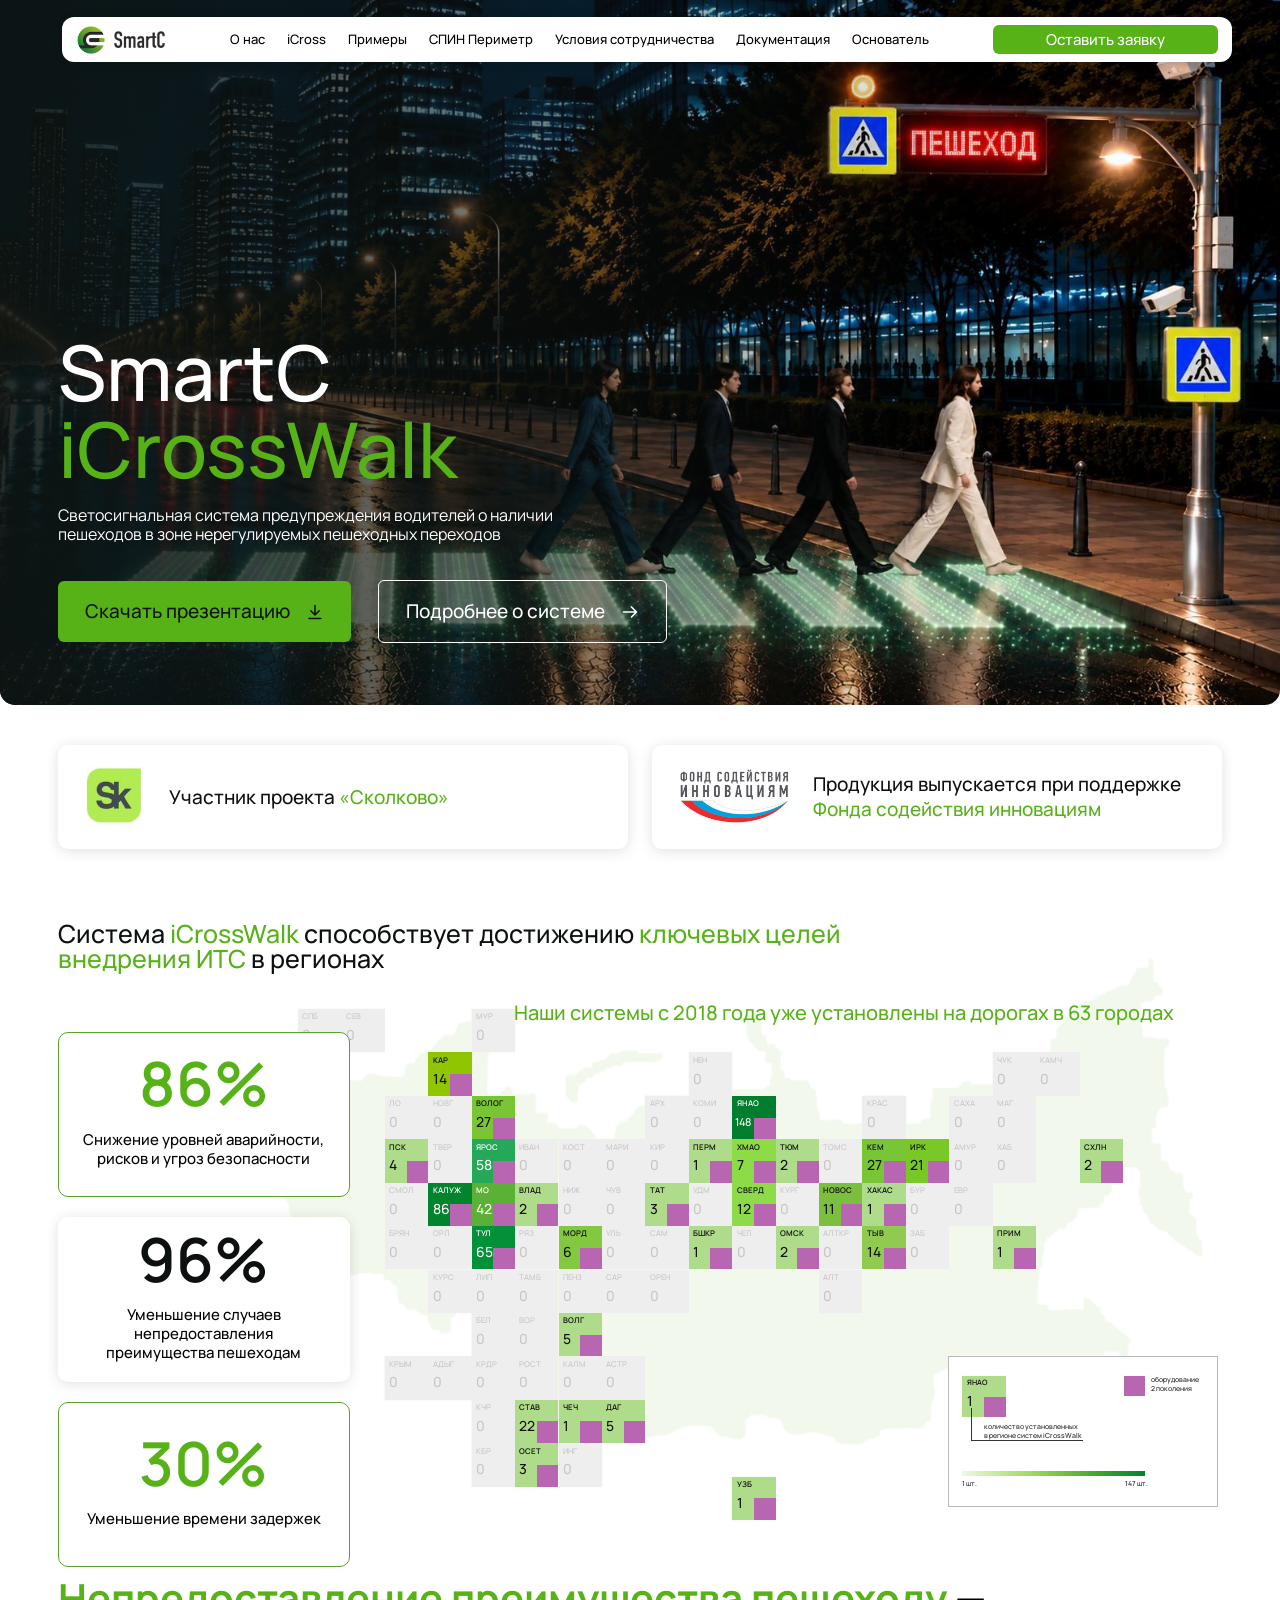
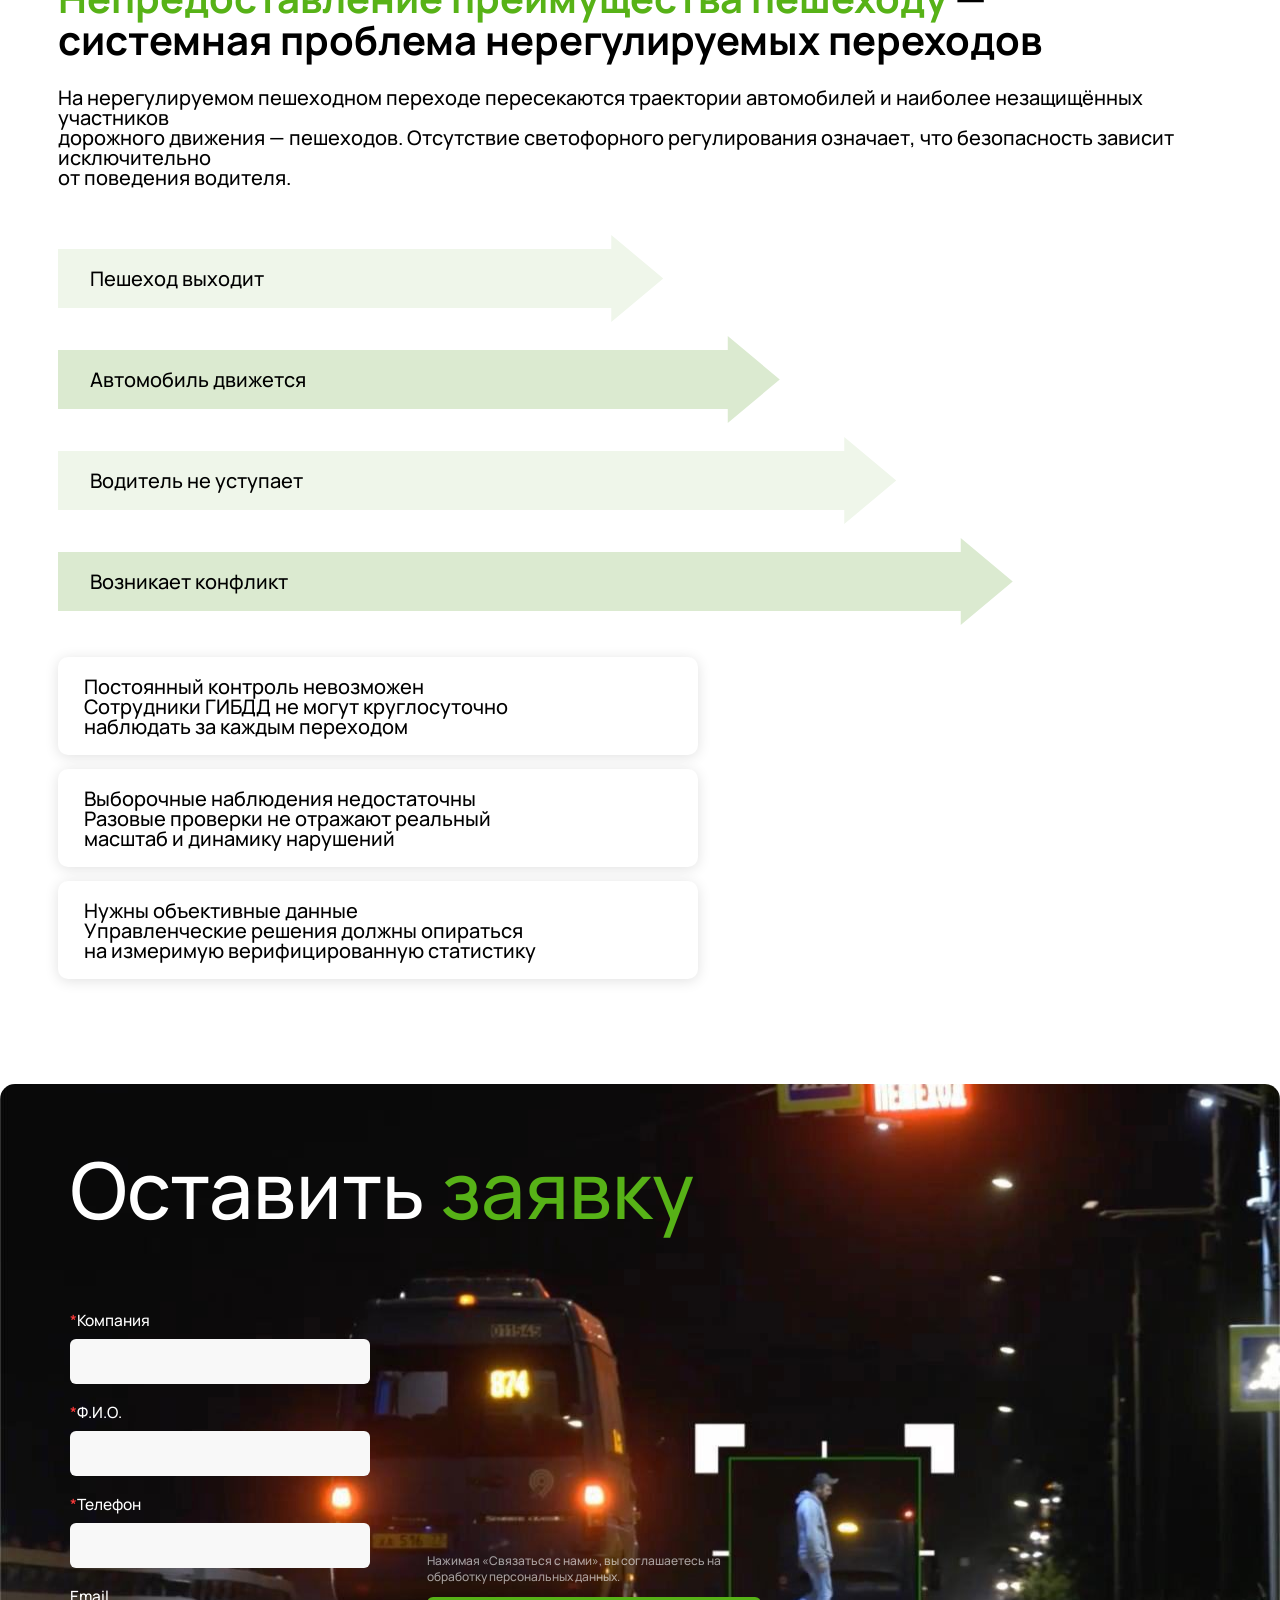
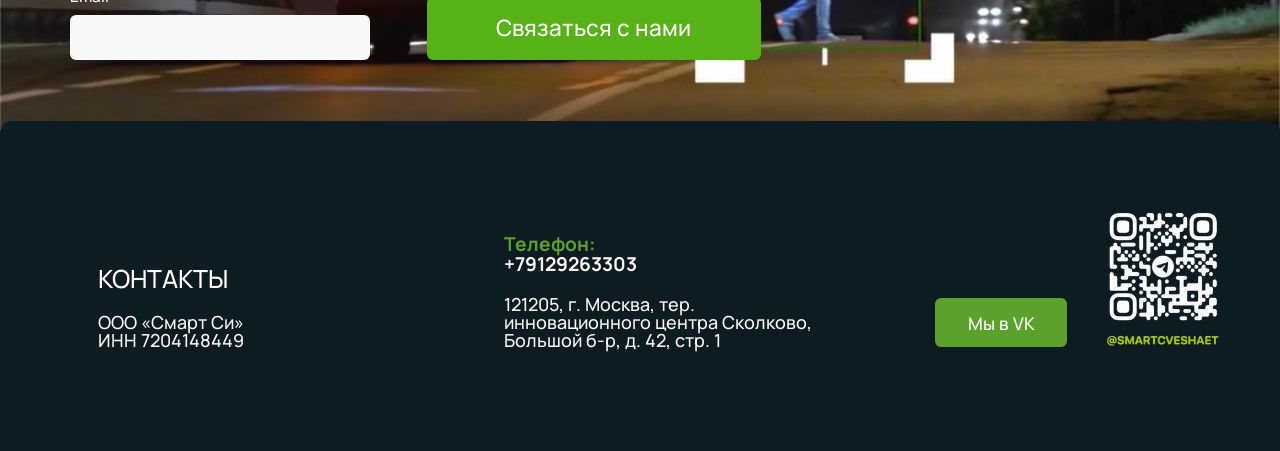
<file: index.html>
<!DOCTYPE html>
<html lang="ru">
<head>
  <meta charset="utf-8">
  <meta name="viewport" content="width=device-width, initial-scale=1">
  <title>SmartC iCrossWalk — светосигнальная система для нерегулируемых пешеходных переходов</title>
  <meta name="description" content="SmartC iCrossWalk — светосигнальная система предупреждения водителей о наличии пешеходов в зоне нерегулируемых пешеходных переходов и система фотовидеофиксации СПИН Периметр. Установлена в 63 городах России.">
  <link rel="canonical" href="https://www.icrosswalk.ru/">
  <meta property="og:type" content="website">
  <meta property="og:locale" content="ru_RU">
  <meta property="og:site_name" content="SmartC iCrossWalk">
  <meta property="og:title" content="SmartC iCrossWalk — светосигнальная система для нерегулируемых пешеходных переходов">
  <meta property="og:description" content="SmartC iCrossWalk — светосигнальная система предупреждения водителей о наличии пешеходов в зоне нерегулируемых пешеходных переходов и система фотовидеофиксации СПИН Периметр. Установлена в 63 городах России.">
  <meta property="og:url" content="https://www.icrosswalk.ru/">
  <meta property="og:image" content="https://www.icrosswalk.ru/assets/img/og-image.jpg">
  <meta name="theme-color" content="#0c1c22">
  <link rel="icon" href="favicon.ico" sizes="any">
  <link rel="icon" type="image/png" sizes="32x32" href="assets/img/favicon-32.png">
  <link rel="apple-touch-icon" href="assets/img/apple-touch-icon.png">
  <link rel="preload" href="assets/fonts/manrope-cyrillic-wght-normal.woff2" as="font" type="font/woff2" crossorigin>
  <link rel="stylesheet" href="assets/css/style.css?v=202611031330">
</head>
<body class="home">
<header class="site-header">
  <div class="container">
    <nav class="nav" aria-label="Разделы сайта">
      <div class="nav__brand">
        <a class="nav__logo" href="index.html" aria-label="SmartC — на главную">
          <img class="nav__logo-icon" src="assets/img/logo-icon.png" width="28" height="28" alt="">
          <img class="nav__logo-text" src="assets/img/logo-text.png" width="51" height="17" alt="SmartC">
        </a>
        <span class="nav__tagline">Интеллектуальные<br>дорожные системы</span>
      </div>
      <div class="nav__menu" id="site-menu">
        <a class="nav__link" href="about.html">О нас</a>
        <a class="nav__link" href="icrosswalk.html">iCross</a>
        <a class="nav__link" href="examples.html">Примеры</a>
        <a class="nav__link" href="spin-perimetr.html">СПИН Периметр</a>
        <a class="nav__link" href="cooperation.html">Условия сотрудничества</a>
        <a class="nav__link" href="documents.html">Документация</a>
        <a class="nav__link" href="founder.html">Основатель</a>
      </div>
      <a class="nav__cta" href="#request">Оставить заявку</a>
    </nav>
  </div>
</header>
<main>

  <section class="hero" id="top">
    <div class="container hero__inner">
      <h1 class="hero__title"><span>SmartC</span><span class="hl">iCrossWalk</span></h1>
      <p class="hero__lead">Светосигнальная система предупреждения водителей о наличии <br class="br-d">пешеходов в зоне нерегулируемых пешеходных переходов</p>
      <div class="hero__actions">
        <a class="btn btn--green" href="files/SmartC-iCrossWalk-2025.pdf" download>Скачать презентацию <svg viewBox="0 0 18 18" fill="none" stroke="currentColor" stroke-width="1.6" stroke-linecap="round" stroke-linejoin="round" aria-hidden="true"><path d="M9 2.5v9.5M4.8 7.8 9 12l4.2-4.2M3 15.5h12"/></svg></a>
        <a class="btn btn--outline" href="icrosswalk.html">Подробнее о системе <svg viewBox="0 0 18 18" fill="none" stroke="currentColor" stroke-width="1.6" stroke-linecap="round" stroke-linejoin="round" aria-hidden="true"><path d="M2.5 9h13M10.5 4l5 5-5 5"/></svg></a>
      </div>
    </div>
  </section>

  <section class="support container" aria-label="Институты развития">
    <div class="support__item">
      <img class="support__logo" src="assets/img/badge-skolkovo.png" width="200" height="208" alt="Сколково">
      <p class="support__text">Участник проекта <span class="hl">«Сколково»</span></p>
    </div>
    <div class="support__item">
      <img class="support__logo support__logo--fond" src="assets/img/inst-fond.png" width="420" height="215" alt="Фонд содействия инновациям">
      <p class="support__text">Продукция выпускается при поддержке <span class="hl">Фонда содействия инновациям</span></p>
    </div>
  </section>

  <section class="goals container" aria-labelledby="goals-title">
    <h2 class="goals__title" id="goals-title">Система <span class="hl">iCrossWalk</span> способствует достижению <span class="hl">ключевых целей</span> <br><span class="hl">внедрения ИТС</span> в регионах</h2>
    <div class="goals__body">
      <div class="goals__stats">
        <div class="stat stat--outline"><p class="stat__num">86%</p><p class="stat__label">Снижение уровней аварийности,<br>рисков и угроз безопасности</p></div>
        <div class="stat stat--shadow"><p class="stat__num">96%</p><p class="stat__label">Уменьшение случаев непредоставления<br>преимущества пешеходам</p></div>
        <div class="stat stat--outline"><p class="stat__num">30%</p><p class="stat__label">Уменьшение времени задержек</p></div>
      </div>
      <p class="map-caption-mobile">Наши системы с 2018 года уже установлены на дорогах в 63 городах</p>
      <div class="map-wrap">
        <div class="ru-map" role="img" aria-label="Карта регионов, где установлены системы iCrossWalk: с 2018 года — 63 города">
          <img width="862" height="546" class="ru-map__bg" src="assets/img/map-russia.png" alt="" loading="lazy">
          <p class="ru-map__caption">Наши системы с 2018 года уже установлены на дорогах в 63 городах</p>
          <div class="tile" style="--c:0;--r:0"><span class="tile__code">СПБ</span><span class="tile__val">0</span></div>
          <div class="tile" style="--c:1;--r:0"><span class="tile__code">СЕВ</span><span class="tile__val">0</span></div>
          <div class="tile" style="--c:4;--r:0"><span class="tile__code">МУР</span><span class="tile__val">0</span></div>
          <div class="tile" style="--c:0;--r:1"><span class="tile__code">МСК</span><span class="tile__val">0</span></div>
          <div class="tile tile--on tile--g2" style="--c:3;--r:1;background:#90c501" title="Республика Карелия: 14"><span class="tile__code">КАР</span><span class="tile__val">14</span></div>
          <div class="tile" style="--c:9;--r:1"><span class="tile__code">НЕН</span><span class="tile__val">0</span></div>
          <div class="tile" style="--c:16;--r:1"><span class="tile__code">ЧУК</span><span class="tile__val">0</span></div>
          <div class="tile" style="--c:17;--r:1"><span class="tile__code">КАМЧ</span><span class="tile__val">0</span></div>
          <div class="tile" style="--c:2;--r:2"><span class="tile__code">ЛО</span><span class="tile__val">0</span></div>
          <div class="tile" style="--c:3;--r:2"><span class="tile__code">НОВГ</span><span class="tile__val">0</span></div>
          <div class="tile tile--on tile--g2" style="--c:4;--r:2;background:#7ac534" title="Вологодская область: 27"><span class="tile__code">ВОЛОГ</span><span class="tile__val">27</span></div>
          <div class="tile" style="--c:8;--r:2"><span class="tile__code">АРХ</span><span class="tile__val">0</span></div>
          <div class="tile" style="--c:9;--r:2"><span class="tile__code">КОМИ</span><span class="tile__val">0</span></div>
          <div class="tile tile--3d tile--on tile--g2 tile--light" style="--c:10;--r:2;background:#007e2d" title="Ямало-Ненецкий АО: 148"><span class="tile__code">ЯНАО</span><span class="tile__val">148</span></div>
          <div class="tile" style="--c:13;--r:2"><span class="tile__code">КРАС</span><span class="tile__val">0</span></div>
          <div class="tile" style="--c:15;--r:2"><span class="tile__code">САХА</span><span class="tile__val">0</span></div>
          <div class="tile" style="--c:16;--r:2"><span class="tile__code">МАГ</span><span class="tile__val">0</span></div>
          <div class="tile" style="--c:0;--r:3"><span class="tile__code">КАЛИН</span><span class="tile__val">0</span></div>
          <div class="tile tile--on tile--g2" style="--c:2;--r:3;background:#afdc8b" title="Псковская область: 4"><span class="tile__code">ПСК</span><span class="tile__val">4</span></div>
          <div class="tile" style="--c:3;--r:3"><span class="tile__code">ТВЕР</span><span class="tile__val">0</span></div>
          <div class="tile tile--on tile--g2 tile--light" style="--c:4;--r:3;background:#24a958" title="Ярославская область: 58"><span class="tile__code">ЯРОС</span><span class="tile__val">58</span></div>
          <div class="tile" style="--c:5;--r:3"><span class="tile__code">ИВАН</span><span class="tile__val">0</span></div>
          <div class="tile" style="--c:6;--r:3"><span class="tile__code">КОСТ</span><span class="tile__val">0</span></div>
          <div class="tile" style="--c:7;--r:3"><span class="tile__code">МАРИ</span><span class="tile__val">0</span></div>
          <div class="tile" style="--c:8;--r:3"><span class="tile__code">КИР</span><span class="tile__val">0</span></div>
          <div class="tile tile--on tile--g2" style="--c:9;--r:3;background:#afdc8b" title="Пермский край: 1"><span class="tile__code">ПЕРМ</span><span class="tile__val">1</span></div>
          <div class="tile tile--on tile--g2" style="--c:10;--r:3;background:#8ddb47" title="Ханты-Мансийский АО — Югра: 7"><span class="tile__code">ХМАО</span><span class="tile__val">7</span></div>
          <div class="tile tile--on tile--g2" style="--c:11;--r:3;background:#afdc8b" title="Тюменская область: 2"><span class="tile__code">ТЮМ</span><span class="tile__val">2</span></div>
          <div class="tile" style="--c:12;--r:3"><span class="tile__code">ТОМС</span><span class="tile__val">0</span></div>
          <div class="tile tile--on tile--g2" style="--c:13;--r:3;background:#78c635" title="Кемеровская область: 27"><span class="tile__code">КЕМ</span><span class="tile__val">27</span></div>
          <div class="tile tile--on tile--g2" style="--c:14;--r:3;background:#7ac827" title="Иркутская область: 21"><span class="tile__code">ИРК</span><span class="tile__val">21</span></div>
          <div class="tile" style="--c:15;--r:3"><span class="tile__code">АМУР</span><span class="tile__val">0</span></div>
          <div class="tile" style="--c:16;--r:3"><span class="tile__code">ХАБ</span><span class="tile__val">0</span></div>
          <div class="tile tile--on tile--g2" style="--c:18;--r:3;background:#afdc8b" title="Сахалинская область: 2"><span class="tile__code">СХЛН</span><span class="tile__val">2</span></div>
          <div class="tile" style="--c:2;--r:4"><span class="tile__code">СМОЛ</span><span class="tile__val">0</span></div>
          <div class="tile tile--on tile--g2 tile--light" style="--c:3;--r:4;background:#02842c" title="Калужская область: 86"><span class="tile__code">КАЛУЖ</span><span class="tile__val">86</span></div>
          <div class="tile tile--on tile--g2 tile--light" style="--c:4;--r:4;background:#5bb136" title="Московская область: 42"><span class="tile__code">МО</span><span class="tile__val">42</span></div>
          <div class="tile tile--on tile--g2" style="--c:5;--r:4;background:#afdc8b" title="Владимирская область: 2"><span class="tile__code">ВЛАД</span><span class="tile__val">2</span></div>
          <div class="tile" style="--c:6;--r:4"><span class="tile__code">НИЖ</span><span class="tile__val">0</span></div>
          <div class="tile" style="--c:7;--r:4"><span class="tile__code">ЧУВ</span><span class="tile__val">0</span></div>
          <div class="tile tile--on tile--g2" style="--c:8;--r:4;background:#afdc8b" title="Республика Татарстан: 3"><span class="tile__code">ТАТ</span><span class="tile__val">3</span></div>
          <div class="tile" style="--c:9;--r:4"><span class="tile__code">УДМ</span><span class="tile__val">0</span></div>
          <div class="tile tile--on tile--g2" style="--c:10;--r:4;background:#8ddb49" title="Свердловская область: 12"><span class="tile__code">СВЕРД</span><span class="tile__val">12</span></div>
          <div class="tile" style="--c:11;--r:4"><span class="tile__code">КУРГ</span><span class="tile__val">0</span></div>
          <div class="tile tile--on tile--g2" style="--c:12;--r:4;background:#7cbf3e" title="Новосибирская область: 11"><span class="tile__code">НОВОС</span><span class="tile__val">11</span></div>
          <div class="tile tile--on tile--g2" style="--c:13;--r:4;background:#afdc8b" title="Республика Хакасия: 1"><span class="tile__code">ХАКАС</span><span class="tile__val">1</span></div>
          <div class="tile" style="--c:14;--r:4"><span class="tile__code">БУР</span><span class="tile__val">0</span></div>
          <div class="tile" style="--c:15;--r:4"><span class="tile__code">ЕВР</span><span class="tile__val">0</span></div>
          <div class="tile" style="--c:2;--r:5"><span class="tile__code">БРЯН</span><span class="tile__val">0</span></div>
          <div class="tile" style="--c:3;--r:5"><span class="tile__code">ОРЛ</span><span class="tile__val">0</span></div>
          <div class="tile tile--on tile--g2 tile--light" style="--c:4;--r:5;background:#029139" title="Тульская область: 65"><span class="tile__code">ТУЛ</span><span class="tile__val">65</span></div>
          <div class="tile" style="--c:5;--r:5"><span class="tile__code">РЯЗ</span><span class="tile__val">0</span></div>
          <div class="tile tile--on tile--g2" style="--c:6;--r:5;background:#82c841" title="Республика Мордовия: 6"><span class="tile__code">МОРД</span><span class="tile__val">6</span></div>
          <div class="tile" style="--c:7;--r:5"><span class="tile__code">УЛЬ</span><span class="tile__val">0</span></div>
          <div class="tile" style="--c:8;--r:5"><span class="tile__code">САМ</span><span class="tile__val">0</span></div>
          <div class="tile tile--on tile--g2" style="--c:9;--r:5;background:#afdc8b" title="Республика Башкортостан: 1"><span class="tile__code">БШКР</span><span class="tile__val">1</span></div>
          <div class="tile" style="--c:10;--r:5"><span class="tile__code">ЧЕЛ</span><span class="tile__val">0</span></div>
          <div class="tile tile--on tile--g2" style="--c:11;--r:5;background:#afdc8b" title="Омская область: 2"><span class="tile__code">ОМСК</span><span class="tile__val">2</span></div>
          <div class="tile" style="--c:12;--r:5"><span class="tile__code">АЛТКР</span><span class="tile__val">0</span></div>
          <div class="tile tile--on tile--g2" style="--c:13;--r:5;background:#90ca51" title="Республика Тыва: 14"><span class="tile__code">ТЫВ</span><span class="tile__val">14</span></div>
          <div class="tile" style="--c:14;--r:5"><span class="tile__code">ЗАБ</span><span class="tile__val">0</span></div>
          <div class="tile tile--on tile--g2" style="--c:16;--r:5;background:#afdc8b" title="Приморский край: 1"><span class="tile__code">ПРИМ</span><span class="tile__val">1</span></div>
          <div class="tile" style="--c:3;--r:6"><span class="tile__code">КУРС</span><span class="tile__val">0</span></div>
          <div class="tile" style="--c:4;--r:6"><span class="tile__code">ЛИП</span><span class="tile__val">0</span></div>
          <div class="tile" style="--c:5;--r:6"><span class="tile__code">ТАМБ</span><span class="tile__val">0</span></div>
          <div class="tile" style="--c:6;--r:6"><span class="tile__code">ПЕНЗ</span><span class="tile__val">0</span></div>
          <div class="tile" style="--c:7;--r:6"><span class="tile__code">САР</span><span class="tile__val">0</span></div>
          <div class="tile" style="--c:8;--r:6"><span class="tile__code">ОРЕН</span><span class="tile__val">0</span></div>
          <div class="tile" style="--c:12;--r:6"><span class="tile__code">АЛТ</span><span class="tile__val">0</span></div>
          <div class="tile" style="--c:4;--r:7"><span class="tile__code">БЕЛ</span><span class="tile__val">0</span></div>
          <div class="tile" style="--c:5;--r:7"><span class="tile__code">ВОР</span><span class="tile__val">0</span></div>
          <div class="tile tile--on tile--g2" style="--c:6;--r:7;background:#afdc8b" title="Волгоградская область: 5"><span class="tile__code">ВОЛГ</span><span class="tile__val">5</span></div>
          <div class="tile" style="--c:2;--r:8"><span class="tile__code">КРЫМ</span><span class="tile__val">0</span></div>
          <div class="tile" style="--c:3;--r:8"><span class="tile__code">АДЫГ</span><span class="tile__val">0</span></div>
          <div class="tile" style="--c:4;--r:8"><span class="tile__code">КРДР</span><span class="tile__val">0</span></div>
          <div class="tile" style="--c:5;--r:8"><span class="tile__code">РОСТ</span><span class="tile__val">0</span></div>
          <div class="tile" style="--c:6;--r:8"><span class="tile__code">КАЛМ</span><span class="tile__val">0</span></div>
          <div class="tile" style="--c:7;--r:8"><span class="tile__code">АСТР</span><span class="tile__val">0</span></div>
          <div class="tile" style="--c:4;--r:9"><span class="tile__code">КЧР</span><span class="tile__val">0</span></div>
          <div class="tile tile--on tile--g2" style="--c:5;--r:9;background:#afdc8b" title="Ставропольский край: 22"><span class="tile__code">СТАВ</span><span class="tile__val">22</span></div>
          <div class="tile tile--on tile--g2" style="--c:6;--r:9;background:#afdc8b" title="Чеченская Республика: 1"><span class="tile__code">ЧЕЧ</span><span class="tile__val">1</span></div>
          <div class="tile tile--on tile--g2" style="--c:7;--r:9;background:#afdc8b" title="Республика Дагестан: 5"><span class="tile__code">ДАГ</span><span class="tile__val">5</span></div>
          <div class="tile" style="--c:4;--r:10"><span class="tile__code">КБР</span><span class="tile__val">0</span></div>
          <div class="tile tile--on tile--g2" style="--c:5;--r:10;background:#afdc8b" title="Республика Северная Осетия — Алания: 3"><span class="tile__code">ОСЕТ</span><span class="tile__val">3</span></div>
          <div class="tile" style="--c:6;--r:10"><span class="tile__code">ИНГ</span><span class="tile__val">0</span></div>
          <div class="tile tile--on tile--g2" style="--c:10;--r:10.77;background:#afdc8b" title="Узбекистан: 1"><span class="tile__code">УЗБ</span><span class="tile__val">1</span></div>
          <div class="ru-map__legend" aria-hidden="true">
            <div class="legend__tile"><b>ЯНАО</b><i>1</i></div>
            <div class="legend__bracket"></div>
            <div class="legend__note">количество установленных<br>в регионе систем iCrossWalk</div>
            <div class="legend__g2">оборудование<br>2 поколения</div>
            <div class="legend__scale"><span>1 шт.</span><span>147 шт.</span></div>
          </div>
        </div>
        <p class="map-hint">← Карту можно прокручивать →</p>
      </div>
    </div>
  </section>

  <section class="problem container" aria-labelledby="problem-title">
    <h2 class="problem__title" id="problem-title"><span class="hl">Непредоставление преимущества пешеходу</span>&nbsp;—<br>системная проблема нерегулируемых переходов</h2>
    <p class="problem__text">На нерегулируемом пешеходном переходе пересекаются траектории автомобилей и наиболее незащищённых участников <br class="br-d">дорожного движения — пешеходов. Отсутствие светофорного регулирования означает, что безопасность зависит исключительно <br class="br-d">от поведения водителя.</p>
    <div class="flow">
      <div class="flow__arrow">Пешеход выходит</div>
      <div class="flow__arrow">Автомобиль движется</div>
      <div class="flow__arrow">Водитель не уступает</div>
      <div class="flow__arrow">Возникает конфликт</div>
      <p class="flow__card">Постоянный контроль невозможен<br>Сотрудники ГИБДД не могут круглосуточно <br class="br-d">наблюдать за каждым переходом</p>
      <p class="flow__card">Выборочные наблюдения недостаточны<br>Разовые проверки не отражают реальный <br class="br-d">масштаб и динамику нарушений</p>
      <p class="flow__card">Нужны объективные данные<br>Управленческие решения должны опираться <br class="br-d">на измеримую верифицированную статистику</p>
    </div>
  </section>

  <!-- ===================== Заявка ===================== -->
  <section class="request" id="request" aria-labelledby="request-title">
    <div class="container request__inner">
      <h2 class="request__title" id="request-title">Оставить <span class="hl">заявку</span></h2>
      <form class="request__form" id="request-form" action="send.php" method="post" novalidate>
        <div class="request__fields">
          <div class="field">
            <label class="field__label" for="f-company"><sup>*</sup>Компания</label>
            <input class="field__input" id="f-company" name="company" type="text" autocomplete="organization" required>
          </div>
          <div class="field">
            <label class="field__label" for="f-name"><sup>*</sup>Ф.И.О.</label>
            <input class="field__input" id="f-name" name="name" type="text" autocomplete="name" required>
          </div>
          <div class="field">
            <label class="field__label" for="f-phone"><sup>*</sup>Телефон</label>
            <input class="field__input" id="f-phone" name="phone" type="tel" autocomplete="tel" inputmode="tel" required>
          </div>
          <div class="field">
            <label class="field__label" for="f-email">Email</label>
            <input class="field__input" id="f-email" name="email" type="email" autocomplete="email">
          </div>
        </div>
        <input class="hp-field" type="text" name="website" tabindex="-1" autocomplete="off" aria-hidden="true">
        <input type="hidden" name="page" value="Главная">
        <div class="request__side">
          <p class="form-status" role="status" aria-live="polite"></p>
          <p class="form-consent">Нажимая «Связаться с нами», вы соглашаетесь на обработку персональных данных.</p>
          <button class="btn btn--green-white request__submit" type="submit">Связаться с нами</button>
        </div>
      </form>
    </div>
  </section>
</main>
<footer class="site-footer site-footer--overlap">
  <div class="container">
    <div class="footer">
      <div class="footer__col">
        <h2 class="footer__title">КОНТАКТЫ</h2>
        <p class="footer__text">ООО «Смарт Си»<br>ИНН 7204148449</p>
      </div>
      <div class="footer__col">
        <span class="footer__phone-label">Телефон:</span>
        <a class="footer__phone" href="tel:+79129263303">+79129263303</a>
        <p class="footer__text">121205, г. Москва, тер.<br>инновационного центра Сколково,<br>Большой б-р, д. 42, стр. 1</p>
      </div>
      <div class="footer__col footer__col--vk">
        <a class="footer__vk" href="https://vk.com/club232152279" target="_blank" rel="noopener">Мы в VK</a>
      </div>
      <div class="footer__col footer__col--qr">
        <a class="footer__qr" href="https://t.me/smartcveshaet" target="_blank" rel="noopener" aria-label="Telegram-канал @smartcveshaet">
          <img src="assets/img/qr-telegram.png" width="118" height="140" alt="QR-код Telegram-канала @smartcveshaet" loading="lazy">
        </a>
      </div>
    </div>
  </div>
</footer>
<script src="assets/js/main.js?v=202611031330" defer></script>
</body>
</html>
</file>
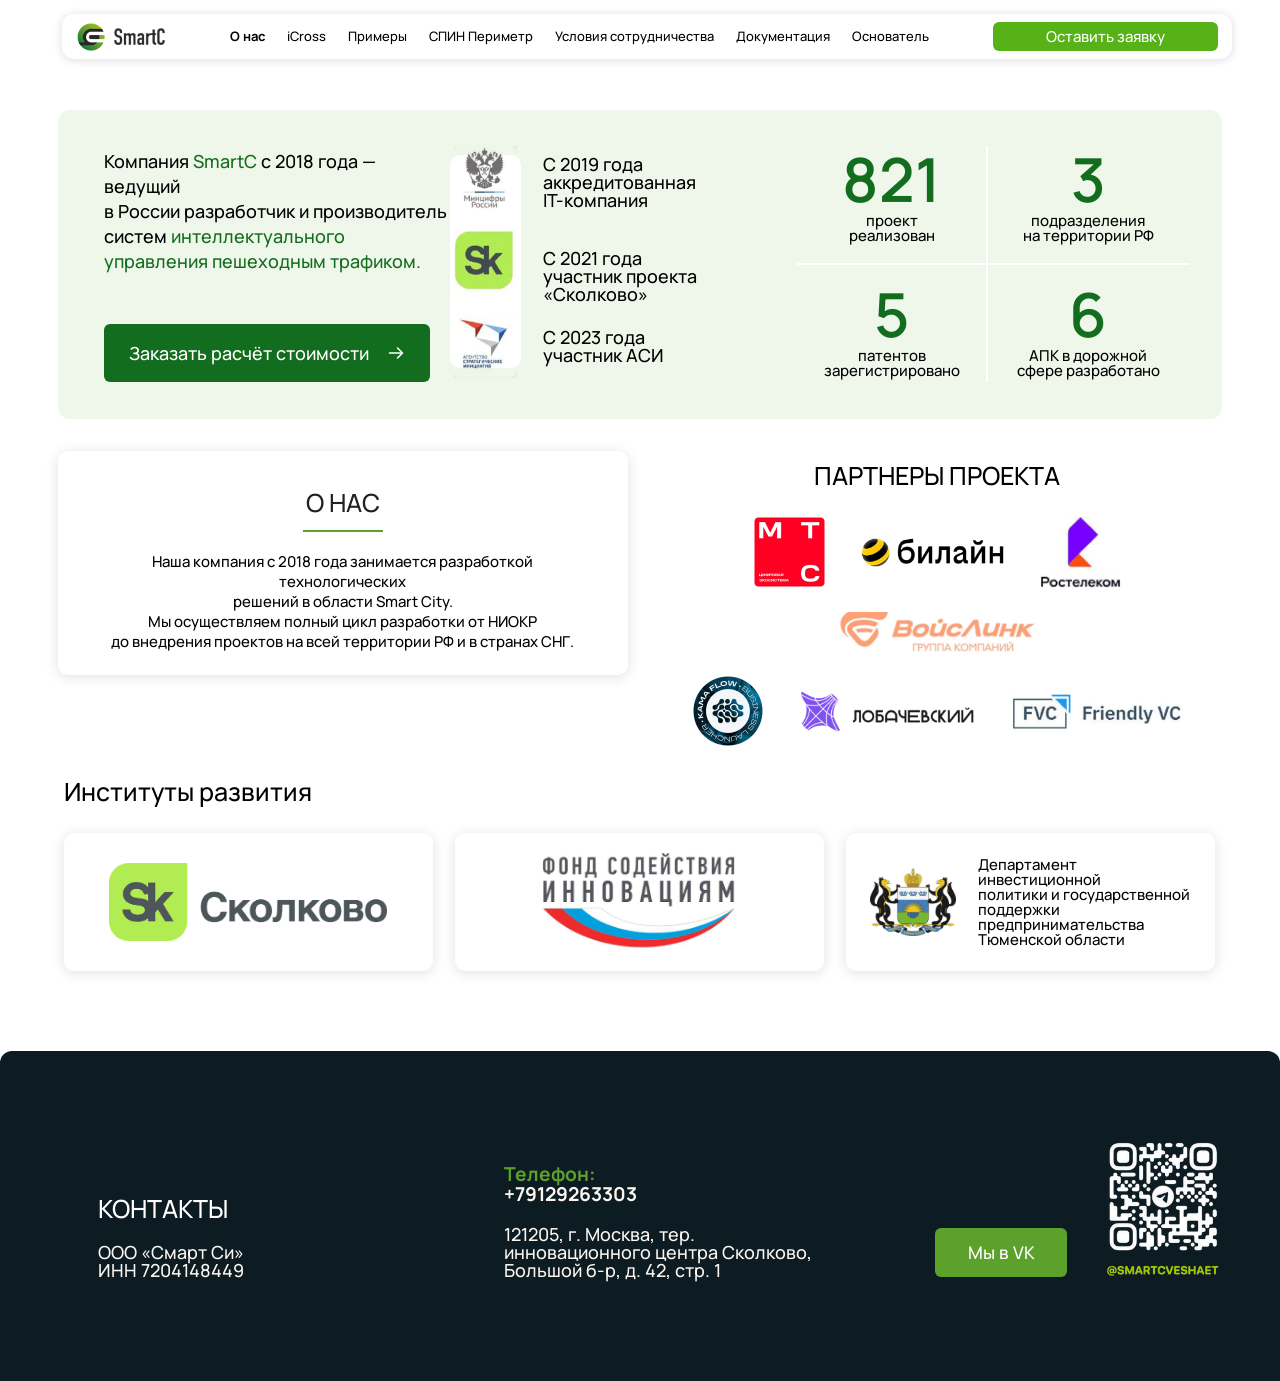
<file: about.html>
<!DOCTYPE html>
<html lang="ru">
<head>
  <meta charset="utf-8">
  <meta name="viewport" content="width=device-width, initial-scale=1">
  <title>О компании SmartC — разработчик систем управления пешеходным трафиком</title>
  <meta name="description" content="SmartC с 2018 года разрабатывает и производит системы интеллектуального управления пешеходным трафиком: 821 реализованный проект, участник проекта «Сколково», аккредитованная IT-компания.">
  <link rel="canonical" href="https://www.icrosswalk.ru/about.html">
  <meta property="og:type" content="website">
  <meta property="og:locale" content="ru_RU">
  <meta property="og:site_name" content="SmartC iCrossWalk">
  <meta property="og:title" content="О компании SmartC — разработчик систем управления пешеходным трафиком">
  <meta property="og:description" content="SmartC с 2018 года разрабатывает и производит системы интеллектуального управления пешеходным трафиком: 821 реализованный проект, участник проекта «Сколково», аккредитованная IT-компания.">
  <meta property="og:url" content="https://www.icrosswalk.ru/about.html">
  <meta property="og:image" content="https://www.icrosswalk.ru/assets/img/og-image.jpg">
  <meta name="theme-color" content="#0c1c22">
  <link rel="icon" href="favicon.ico" sizes="any">
  <link rel="icon" type="image/png" sizes="32x32" href="assets/img/favicon-32.png">
  <link rel="apple-touch-icon" href="assets/img/apple-touch-icon.png">
  <link rel="preload" href="assets/fonts/manrope-cyrillic-wght-normal.woff2" as="font" type="font/woff2" crossorigin>
  <link rel="stylesheet" href="assets/css/style.css?v=202611031330">
</head>
<body>
<header class="site-header">
  <div class="container">
    <nav class="nav" aria-label="Разделы сайта">
      <div class="nav__brand">
        <a class="nav__logo" href="index.html" aria-label="SmartC — на главную">
          <img class="nav__logo-icon" src="assets/img/logo-icon.png" width="28" height="28" alt="">
          <img class="nav__logo-text" src="assets/img/logo-text.png" width="51" height="17" alt="SmartC">
        </a>
        <span class="nav__tagline">Интеллектуальные<br>дорожные системы</span>
      </div>
      <div class="nav__menu" id="site-menu">
        <a class="nav__link is-active" href="about.html" aria-current="page">О нас</a>
        <a class="nav__link" href="icrosswalk.html">iCross</a>
        <a class="nav__link" href="examples.html">Примеры</a>
        <a class="nav__link" href="spin-perimetr.html">СПИН Периметр</a>
        <a class="nav__link" href="cooperation.html">Условия сотрудничества</a>
        <a class="nav__link" href="documents.html">Документация</a>
        <a class="nav__link" href="founder.html">Основатель</a>
      </div>
      <a class="nav__cta" href="index.html#request">Оставить заявку</a>
    </nav>
  </div>
</header>
<main>
  <section class="block block--about" id="about" aria-label="О компании">

  <div class="container">
    <h1 class="visually-hidden">О компании SmartC</h1>
    <section class="about-intro">
      <div class="about-intro__text">
        <p>Компания <span class="dg">SmartC</span> с 2018 года — ведущий <br class="br-d">в России разработчик и производитель <br class="br-d">систем <span class="dg">интеллектуального управления пешеходным трафиком.</span></p>
        <a class="btn btn--dark about-intro__btn" href="index.html#request">Заказать расчёт стоимости <svg viewBox="0 0 18 18" fill="none" stroke="currentColor" stroke-width="1.6" stroke-linecap="round" stroke-linejoin="round" aria-hidden="true"><path d="M2.5 9h13M10.5 4l5 5-5 5"/></svg></a>
      </div>
      <div class="badges" aria-hidden="true">
        <img src="assets/img/badge-mincifry.png" alt="" width="63" height="63">
        <img src="assets/img/badge-skolkovo.png" alt="" width="63" height="65">
        <img src="assets/img/badge-asi.png" alt="" width="63" height="64">
      </div>
      <div class="badge-texts">
        <p>С 2019 года<br>аккредитованная<br>IT-компания</p>
        <p>С 2021 года<br>участник проекта<br>«Сколково»</p>
        <p>С 2023 года<br>участник АСИ</p>
      </div>
      <ul class="about-badges-mobile">
        <li><img src="assets/img/badge-mincifry.png" alt="Минцифры России" width="56" height="56">С 2019 года — аккредитованная IT-компания</li>
        <li><img src="assets/img/badge-skolkovo.png" alt="Сколково" width="56" height="58">С 2021 года — участник проекта «Сколково»</li>
        <li><img src="assets/img/badge-asi.png" alt="Агентство стратегических инициатив" width="56" height="57">С 2023 года — участник АСИ</li>
      </ul>
      <div class="facts">
        <div class="fact"><p class="fact__num">821</p><p class="fact__label">проект<br>реализован</p></div>
        <div class="fact"><p class="fact__num">3</p><p class="fact__label">подразделения<br>на территории РФ</p></div>
        <div class="fact"><p class="fact__num">5</p><p class="fact__label">патентов<br>зарегистрировано</p></div>
        <div class="fact"><p class="fact__num">6</p><p class="fact__label">АПК в дорожной<br>сфере разработано</p></div>
      </div>
    </section>

    <div class="about-row">
      <section class="about-card">
        <h2 class="about-card__title">О НАС</h2>
        <p class="about-card__text">Наша компания с 2018 года занимается разработкой технологических <br class="br-d">решений в области Smart City.<br>Мы осуществляем полный цикл разработки от НИОКР <br class="br-d">до внедрения проектов на всей территории РФ и в странах СНГ.</p>
      </section>
      <section class="partners">
        <h2 class="partners__title">ПАРТНЕРЫ ПРОЕКТА</h2>
        <ul class="partners__list partners__list--1">
          <li class="p-mts"><img width="284" height="280" src="assets/img/partner-mts.png" alt="МТС" loading="lazy"></li>
          <li class="p-beeline"><img width="480" height="97" src="assets/img/partner-beeline.png" alt="Билайн" loading="lazy"></li>
          <li class="p-rostelecom"><img width="344" height="308" src="assets/img/partner-rostelecom.png" alt="Ростелеком" loading="lazy"></li>
          <li class="p-voicelink"><img width="480" height="98" src="assets/img/partner-voicelink.png" alt="ВойсЛинк, группа компаний" loading="lazy"></li>
        </ul>
        <ul class="partners__list partners__list--2">
          <li class="p-kamaflow"><img width="280" height="280" src="assets/img/partner-kamaflow.png" alt="Kama Flow Business Launcher" loading="lazy"></li>
          <li class="p-lobachevsky"><img width="480" height="118" src="assets/img/partner-lobachevsky.png" alt="Лобачевский" loading="lazy"></li>
          <li class="p-fvc"><img width="480" height="101" src="assets/img/partner-friendlyvc.png" alt="Friendly VC" loading="lazy"></li>
        </ul>
      </section>
    </div>

    <section class="institutes">
      <h2 class="institutes__title">Институты развития</h2>
      <div class="institutes__list">
        <div class="institute institute--skolkovo"><img width="700" height="197" src="assets/img/inst-skolkovo.png" alt="Сколково" loading="lazy"></div>
        <div class="institute institute--fond"><img width="420" height="215" src="assets/img/inst-fond.png" alt="Фонд содействия инновациям" loading="lazy"></div>
        <div class="institute institute--tyumen"><img width="220" height="174" src="assets/img/inst-tyumen.png" alt="Герб Тюменской области" loading="lazy"><p>Департамент инвестиционной<br>политики и государственной<br>поддержки предпринимательства<br>Тюменской области</p></div>
      </div>
    </section>
  </div>
  </section>
  <div class="page-end" style="height:80px"></div>
</main>
<footer class="site-footer">
  <div class="container">
    <div class="footer">
      <div class="footer__col">
        <h2 class="footer__title">КОНТАКТЫ</h2>
        <p class="footer__text">ООО «Смарт Си»<br>ИНН 7204148449</p>
      </div>
      <div class="footer__col">
        <span class="footer__phone-label">Телефон:</span>
        <a class="footer__phone" href="tel:+79129263303">+79129263303</a>
        <p class="footer__text">121205, г. Москва, тер.<br>инновационного центра Сколково,<br>Большой б-р, д. 42, стр. 1</p>
      </div>
      <div class="footer__col footer__col--vk">
        <a class="footer__vk" href="https://vk.com/club232152279" target="_blank" rel="noopener">Мы в VK</a>
      </div>
      <div class="footer__col footer__col--qr">
        <a class="footer__qr" href="https://t.me/smartcveshaet" target="_blank" rel="noopener" aria-label="Telegram-канал @smartcveshaet">
          <img src="assets/img/qr-telegram.png" width="118" height="140" alt="QR-код Telegram-канала @smartcveshaet" loading="lazy">
        </a>
      </div>
    </div>
  </div>
</footer>
<script src="assets/js/main.js?v=202611031330" defer></script>
</body>
</html>
</file>
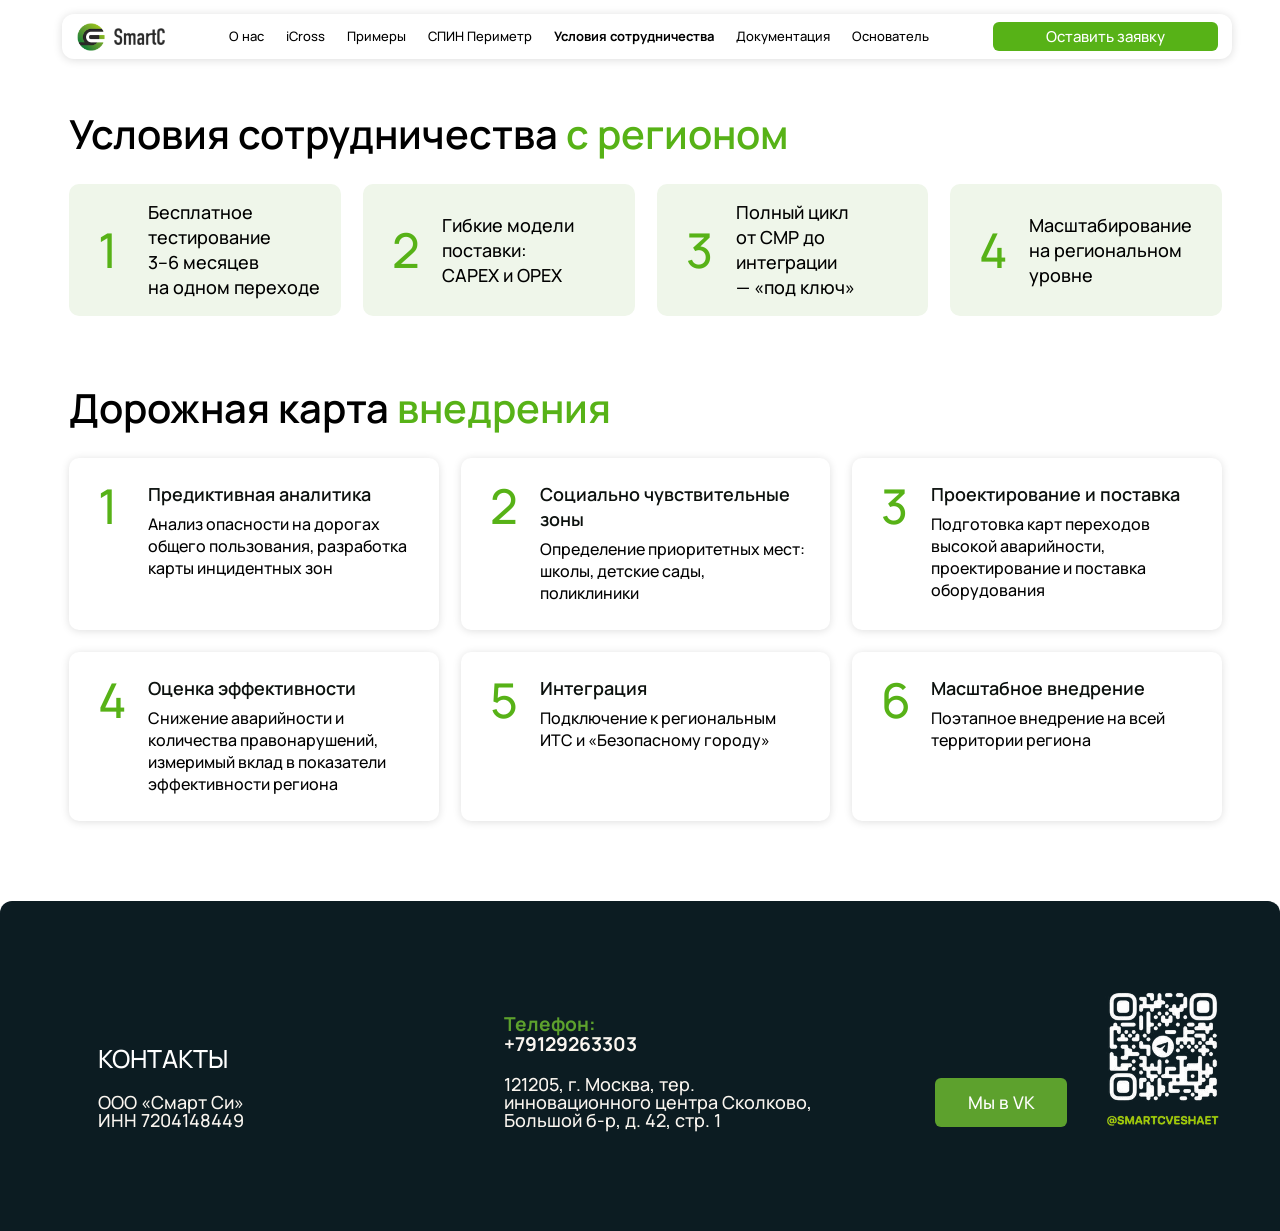
<file: cooperation.html>
<!DOCTYPE html>
<html lang="ru">
<head>
  <meta charset="utf-8">
  <meta name="viewport" content="width=device-width, initial-scale=1">
  <title>Условия сотрудничества с регионом — SmartC iCrossWalk</title>
  <meta name="description" content="Бесплатное тестирование 3–6 месяцев на одном переходе, гибкие модели поставки CAPEX и OPEX, полный цикл от СМР до интеграции «под ключ», масштабирование на региональном уровне.">
  <link rel="canonical" href="https://www.icrosswalk.ru/cooperation.html">
  <meta property="og:type" content="website">
  <meta property="og:locale" content="ru_RU">
  <meta property="og:site_name" content="SmartC iCrossWalk">
  <meta property="og:title" content="Условия сотрудничества с регионом — SmartC iCrossWalk">
  <meta property="og:description" content="Бесплатное тестирование 3–6 месяцев на одном переходе, гибкие модели поставки CAPEX и OPEX, полный цикл от СМР до интеграции «под ключ», масштабирование на региональном уровне.">
  <meta property="og:url" content="https://www.icrosswalk.ru/cooperation.html">
  <meta property="og:image" content="https://www.icrosswalk.ru/assets/img/og-image.jpg">
  <meta name="theme-color" content="#0c1c22">
  <link rel="icon" href="favicon.ico" sizes="any">
  <link rel="icon" type="image/png" sizes="32x32" href="assets/img/favicon-32.png">
  <link rel="apple-touch-icon" href="assets/img/apple-touch-icon.png">
  <link rel="preload" href="assets/fonts/manrope-cyrillic-wght-normal.woff2" as="font" type="font/woff2" crossorigin>
  <link rel="stylesheet" href="assets/css/style.css?v=202611031330">
</head>
<body>
<header class="site-header">
  <div class="container">
    <nav class="nav" aria-label="Разделы сайта">
      <div class="nav__brand">
        <a class="nav__logo" href="index.html" aria-label="SmartC — на главную">
          <img class="nav__logo-icon" src="assets/img/logo-icon.png" width="28" height="28" alt="">
          <img class="nav__logo-text" src="assets/img/logo-text.png" width="51" height="17" alt="SmartC">
        </a>
        <span class="nav__tagline">Интеллектуальные<br>дорожные системы</span>
      </div>
      <div class="nav__menu" id="site-menu">
        <a class="nav__link" href="about.html">О нас</a>
        <a class="nav__link" href="icrosswalk.html">iCross</a>
        <a class="nav__link" href="examples.html">Примеры</a>
        <a class="nav__link" href="spin-perimetr.html">СПИН Периметр</a>
        <a class="nav__link is-active" href="cooperation.html" aria-current="page">Условия сотрудничества</a>
        <a class="nav__link" href="documents.html">Документация</a>
        <a class="nav__link" href="founder.html">Основатель</a>
      </div>
      <a class="nav__cta" href="index.html#request">Оставить заявку</a>
    </nav>
  </div>
</header>
<main>
  <section class="block block--cooperation" id="cooperation" aria-label="Условия сотрудничества">

  <section class="container coop">
    <h1 class="h2 coop__title">Условия сотрудничества <span class="hl">с регионом</span></h1>
    <ol class="coop__list" style="list-style:none;margin-bottom:0">
      <li class="coop-item"><span class="coop-item__num">1</span><p class="coop-item__text">Бесплатное<br>тестирование<br>3–6 месяцев<br>на одном переходе</p></li>
      <li class="coop-item"><span class="coop-item__num">2</span><p class="coop-item__text">Гибкие модели<br>поставки:<br>CAPEX и OPEX</p></li>
      <li class="coop-item"><span class="coop-item__num">3</span><p class="coop-item__text">Полный цикл<br>от СМР до интеграции<br>— «под ключ»</p></li>
      <li class="coop-item"><span class="coop-item__num">4</span><p class="coop-item__text">Масштабирование<br>на региональном<br>уровне</p></li>
    </ol>

    <section class="roadmap" aria-labelledby="roadmap-title">
      <h2 class="h2 roadmap__title" id="roadmap-title">Дорожная карта <span class="hl">внедрения</span></h2>
      <ol class="roadmap__list">
      <li class="roadmap-step"><span class="roadmap-step__num">1</span><div><h3 class="roadmap-step__title">Предиктивная аналитика</h3><p class="roadmap-step__text">Анализ опасности на дорогах общего пользования, разработка карты инцидентных зон</p></div></li>
      <li class="roadmap-step"><span class="roadmap-step__num">2</span><div><h3 class="roadmap-step__title">Социально чувствительные зоны</h3><p class="roadmap-step__text">Определение приоритетных мест: школы, детские сады, поликлиники</p></div></li>
      <li class="roadmap-step"><span class="roadmap-step__num">3</span><div><h3 class="roadmap-step__title">Проектирование и поставка</h3><p class="roadmap-step__text">Подготовка карт переходов высокой аварийности, проектирование и поставка оборудования</p></div></li>
      <li class="roadmap-step"><span class="roadmap-step__num">4</span><div><h3 class="roadmap-step__title">Оценка эффективности</h3><p class="roadmap-step__text">Снижение аварийности и количества правонарушений, измеримый вклад в показатели эффективности региона</p></div></li>
      <li class="roadmap-step"><span class="roadmap-step__num">5</span><div><h3 class="roadmap-step__title">Интеграция</h3><p class="roadmap-step__text">Подключение к региональным ИТС и «Безопасному городу»</p></div></li>
      <li class="roadmap-step"><span class="roadmap-step__num">6</span><div><h3 class="roadmap-step__title">Масштабное внедрение</h3><p class="roadmap-step__text">Поэтапное внедрение на всей территории региона</p></div></li>
      </ol>
    </section>
  </section>
  </section>
  <div class="page-end" style="height:80px"></div>
</main>
<footer class="site-footer">
  <div class="container">
    <div class="footer">
      <div class="footer__col">
        <h2 class="footer__title">КОНТАКТЫ</h2>
        <p class="footer__text">ООО «Смарт Си»<br>ИНН 7204148449</p>
      </div>
      <div class="footer__col">
        <span class="footer__phone-label">Телефон:</span>
        <a class="footer__phone" href="tel:+79129263303">+79129263303</a>
        <p class="footer__text">121205, г. Москва, тер.<br>инновационного центра Сколково,<br>Большой б-р, д. 42, стр. 1</p>
      </div>
      <div class="footer__col footer__col--vk">
        <a class="footer__vk" href="https://vk.com/club232152279" target="_blank" rel="noopener">Мы в VK</a>
      </div>
      <div class="footer__col footer__col--qr">
        <a class="footer__qr" href="https://t.me/smartcveshaet" target="_blank" rel="noopener" aria-label="Telegram-канал @smartcveshaet">
          <img src="assets/img/qr-telegram.png" width="118" height="140" alt="QR-код Telegram-канала @smartcveshaet" loading="lazy">
        </a>
      </div>
    </div>
  </div>
</footer>
<script src="assets/js/main.js?v=202611031330" defer></script>
</body>
</html>
</file>
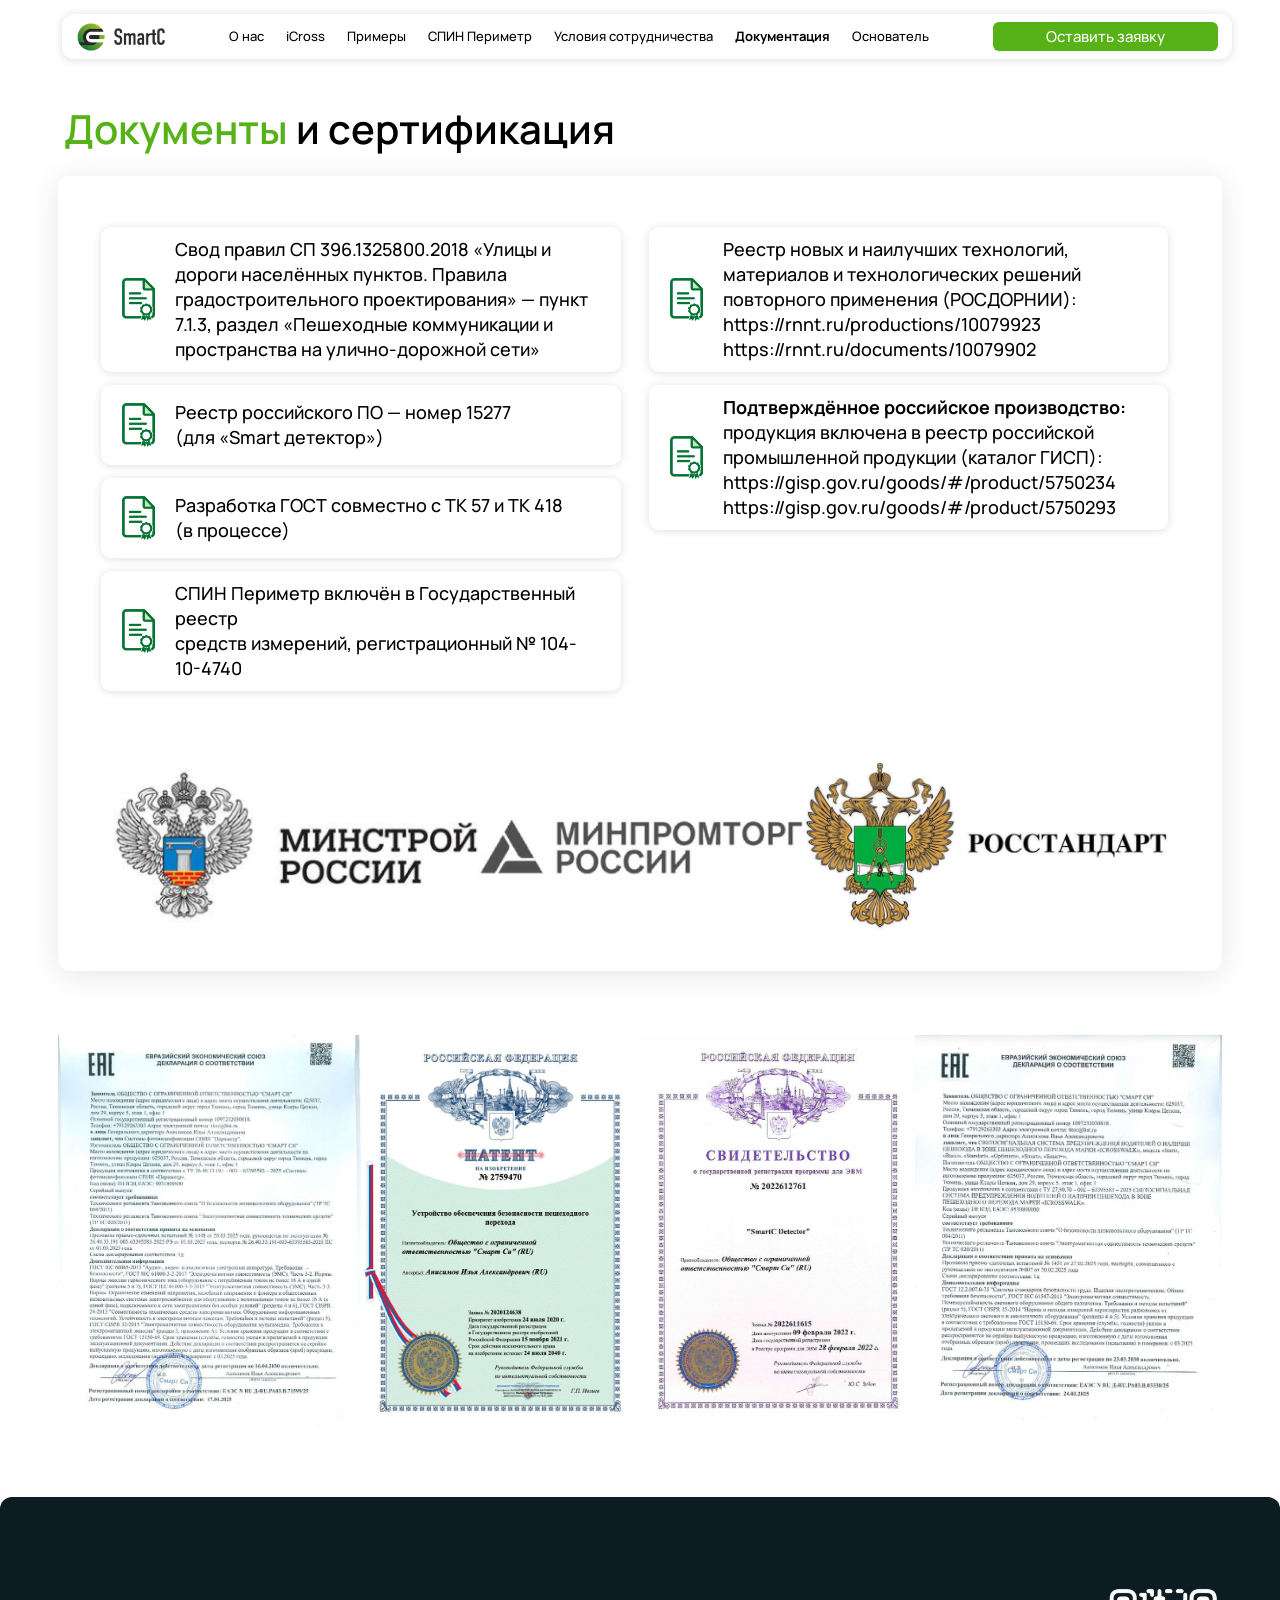
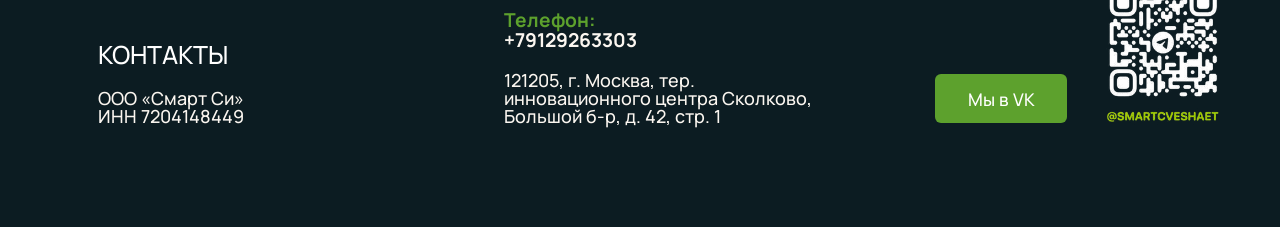
<file: documents.html>
<!DOCTYPE html>
<html lang="ru">
<head>
  <meta charset="utf-8">
  <meta name="viewport" content="width=device-width, initial-scale=1">
  <title>Документы и сертификация — iCrossWalk и СПИН Периметр | SmartC</title>
  <meta name="description" content="Документы и сертификация SmartC: декларации о соответствии, патент, свидетельство о регистрации ПО, СП 396.1325800.2018, реестр российского ПО № 15277, Госреестр СИ № 104-10-4740, каталог ГИСП.">
  <link rel="canonical" href="https://www.icrosswalk.ru/documents.html">
  <meta property="og:type" content="website">
  <meta property="og:locale" content="ru_RU">
  <meta property="og:site_name" content="SmartC iCrossWalk">
  <meta property="og:title" content="Документы и сертификация — iCrossWalk и СПИН Периметр | SmartC">
  <meta property="og:description" content="Документы и сертификация SmartC: декларации о соответствии, патент, свидетельство о регистрации ПО, СП 396.1325800.2018, реестр российского ПО № 15277, Госреестр СИ № 104-10-4740, каталог ГИСП.">
  <meta property="og:url" content="https://www.icrosswalk.ru/documents.html">
  <meta property="og:image" content="https://www.icrosswalk.ru/assets/img/og-image.jpg">
  <meta name="theme-color" content="#0c1c22">
  <link rel="icon" href="favicon.ico" sizes="any">
  <link rel="icon" type="image/png" sizes="32x32" href="assets/img/favicon-32.png">
  <link rel="apple-touch-icon" href="assets/img/apple-touch-icon.png">
  <link rel="preload" href="assets/fonts/manrope-cyrillic-wght-normal.woff2" as="font" type="font/woff2" crossorigin>
  <link rel="stylesheet" href="assets/css/style.css?v=202611031330">
</head>
<body>
<header class="site-header">
  <div class="container">
    <nav class="nav" aria-label="Разделы сайта">
      <div class="nav__brand">
        <a class="nav__logo" href="index.html" aria-label="SmartC — на главную">
          <img class="nav__logo-icon" src="assets/img/logo-icon.png" width="28" height="28" alt="">
          <img class="nav__logo-text" src="assets/img/logo-text.png" width="51" height="17" alt="SmartC">
        </a>
        <span class="nav__tagline">Интеллектуальные<br>дорожные системы</span>
      </div>
      <div class="nav__menu" id="site-menu">
        <a class="nav__link" href="about.html">О нас</a>
        <a class="nav__link" href="icrosswalk.html">iCross</a>
        <a class="nav__link" href="examples.html">Примеры</a>
        <a class="nav__link" href="spin-perimetr.html">СПИН Периметр</a>
        <a class="nav__link" href="cooperation.html">Условия сотрудничества</a>
        <a class="nav__link is-active" href="documents.html" aria-current="page">Документация</a>
        <a class="nav__link" href="founder.html">Основатель</a>
      </div>
      <a class="nav__cta" href="index.html#request">Оставить заявку</a>
    </nav>
  </div>
</header>
<main>
  <section class="block block--documents" id="documents" aria-label="Документация">

  <div class="container">
    <section class="docs">
      <h1 class="h2 docs__title"><span class="hl">Документы</span> и сертификация</h1>
      <div class="docs-card">
        <div class="docs-list">
          <div class="docs-list__col">
          <div class="doc-item"><img class="doc-item__icon" src="assets/img/icon-document.png" alt="" width="33" height="43"><p class="doc-item__text">Свод правил СП 396.1325800.2018 «Улицы и дороги населённых пунктов. Правила градостроительного проектирования» — пункт 7.1.3, раздел «Пешеходные коммуникации и пространства на улично-дорожной сети»</p></div>
          <div class="doc-item doc-item--tall"><img class="doc-item__icon" src="assets/img/icon-document.png" alt="" width="33" height="43"><p class="doc-item__text">Реестр российского ПО — номер 15277<br>(для «Smart детектор»)</p></div>
          <div class="doc-item doc-item--tall"><img class="doc-item__icon" src="assets/img/icon-document.png" alt="" width="33" height="43"><p class="doc-item__text">Разработка ГОСТ совместно с ТК 57 и ТК 418<br>(в процессе)</p></div>
          <div class="doc-item doc-item--tall"><img class="doc-item__icon" src="assets/img/icon-document.png" alt="" width="33" height="43"><p class="doc-item__text">СПИН Периметр включён в Государственный реестр <br class="br-d">средств измерений, регистрационный № 104-10-4740</p></div>
          </div>
          <div class="docs-list__col">
          <div class="doc-item"><img class="doc-item__icon" src="assets/img/icon-document.png" alt="" width="33" height="43"><p class="doc-item__text">Реестр новых и наилучших технологий, материалов и технологических решений повторного применения (РОСДОРНИИ):<br><a href="https://rnnt.ru/productions/10079923" target="_blank" rel="noopener">https://rnnt.ru/productions/10079923</a><br><a href="https://rnnt.ru/documents/10079902" target="_blank" rel="noopener">https://rnnt.ru/documents/10079902</a></p></div>
          <div class="doc-item"><img class="doc-item__icon" src="assets/img/icon-document.png" alt="" width="33" height="43"><p class="doc-item__text"><b>Подтверждённое российское производство:</b> продукция включена в реестр российской промышленной продукции (каталог ГИСП):<br><a href="https://gisp.gov.ru/goods/#/product/5750234" target="_blank" rel="noopener">https://gisp.gov.ru/goods/#/product/5750234</a><br><a href="https://gisp.gov.ru/goods/#/product/5750293" target="_blank" rel="noopener">https://gisp.gov.ru/goods/#/product/5750293</a></p></div>
          </div>
        </div>
        <div class="gov-logos">
          <img width="760" height="322" src="assets/img/gov-minstroy.png" alt="Минстрой России" loading="lazy">
          <img width="760" height="136" src="assets/img/gov-minpromtorg.png" alt="Минпромторг России" loading="lazy">
          <img width="760" height="352" src="assets/img/gov-rosstandart.png" alt="Росстандарт" loading="lazy">
        </div>
      </div>
    </section>

    <section class="letters" aria-label="Декларации, патент и свидетельство">
      <div class="letters__rows">
        <div class="letters__row">
        <a class="letter" href="assets/img/doc-3.jpg" data-lightbox style="--ar:0.772"><img width="700" height="907" src="assets/img/doc-3-thumb.jpg" alt="Декларация о соответствии ЕАЭС — система фотовидеофиксации СПИН Периметр" loading="lazy"></a>
        <a class="letter" href="assets/img/doc-4.jpg" data-lightbox style="--ar:0.709"><img width="700" height="987" src="assets/img/doc-4-thumb.jpg" alt="Патент на изобретение № 2759470 «Устройство обеспечения безопасности пешеходного перехода»" loading="lazy"></a>
        <a class="letter" href="assets/img/doc-5.jpg" data-lightbox style="--ar:0.702"><img width="700" height="997" src="assets/img/doc-5-thumb.jpg" alt="Свидетельство о государственной регистрации программы для ЭВМ № 2022612761 «SmartC Detector»" loading="lazy"></a>
        <a class="letter" href="assets/img/doc-6.jpg" data-lightbox style="--ar:0.782"><img width="700" height="895" src="assets/img/doc-6-thumb.jpg" alt="Декларация о соответствии ЕАЭС — светосигнальная система iCrossWalk" loading="lazy"></a>
        </div>
      </div>
    </section>
  </div>
  </section>
  <div class="page-end" style="height:70px"></div>
</main>
<footer class="site-footer">
  <div class="container">
    <div class="footer">
      <div class="footer__col">
        <h2 class="footer__title">КОНТАКТЫ</h2>
        <p class="footer__text">ООО «Смарт Си»<br>ИНН 7204148449</p>
      </div>
      <div class="footer__col">
        <span class="footer__phone-label">Телефон:</span>
        <a class="footer__phone" href="tel:+79129263303">+79129263303</a>
        <p class="footer__text">121205, г. Москва, тер.<br>инновационного центра Сколково,<br>Большой б-р, д. 42, стр. 1</p>
      </div>
      <div class="footer__col footer__col--vk">
        <a class="footer__vk" href="https://vk.com/club232152279" target="_blank" rel="noopener">Мы в VK</a>
      </div>
      <div class="footer__col footer__col--qr">
        <a class="footer__qr" href="https://t.me/smartcveshaet" target="_blank" rel="noopener" aria-label="Telegram-канал @smartcveshaet">
          <img src="assets/img/qr-telegram.png" width="118" height="140" alt="QR-код Telegram-канала @smartcveshaet" loading="lazy">
        </a>
      </div>
    </div>
  </div>
</footer>
<script src="assets/js/main.js?v=202611031330" defer></script>
</body>
</html>
</file>
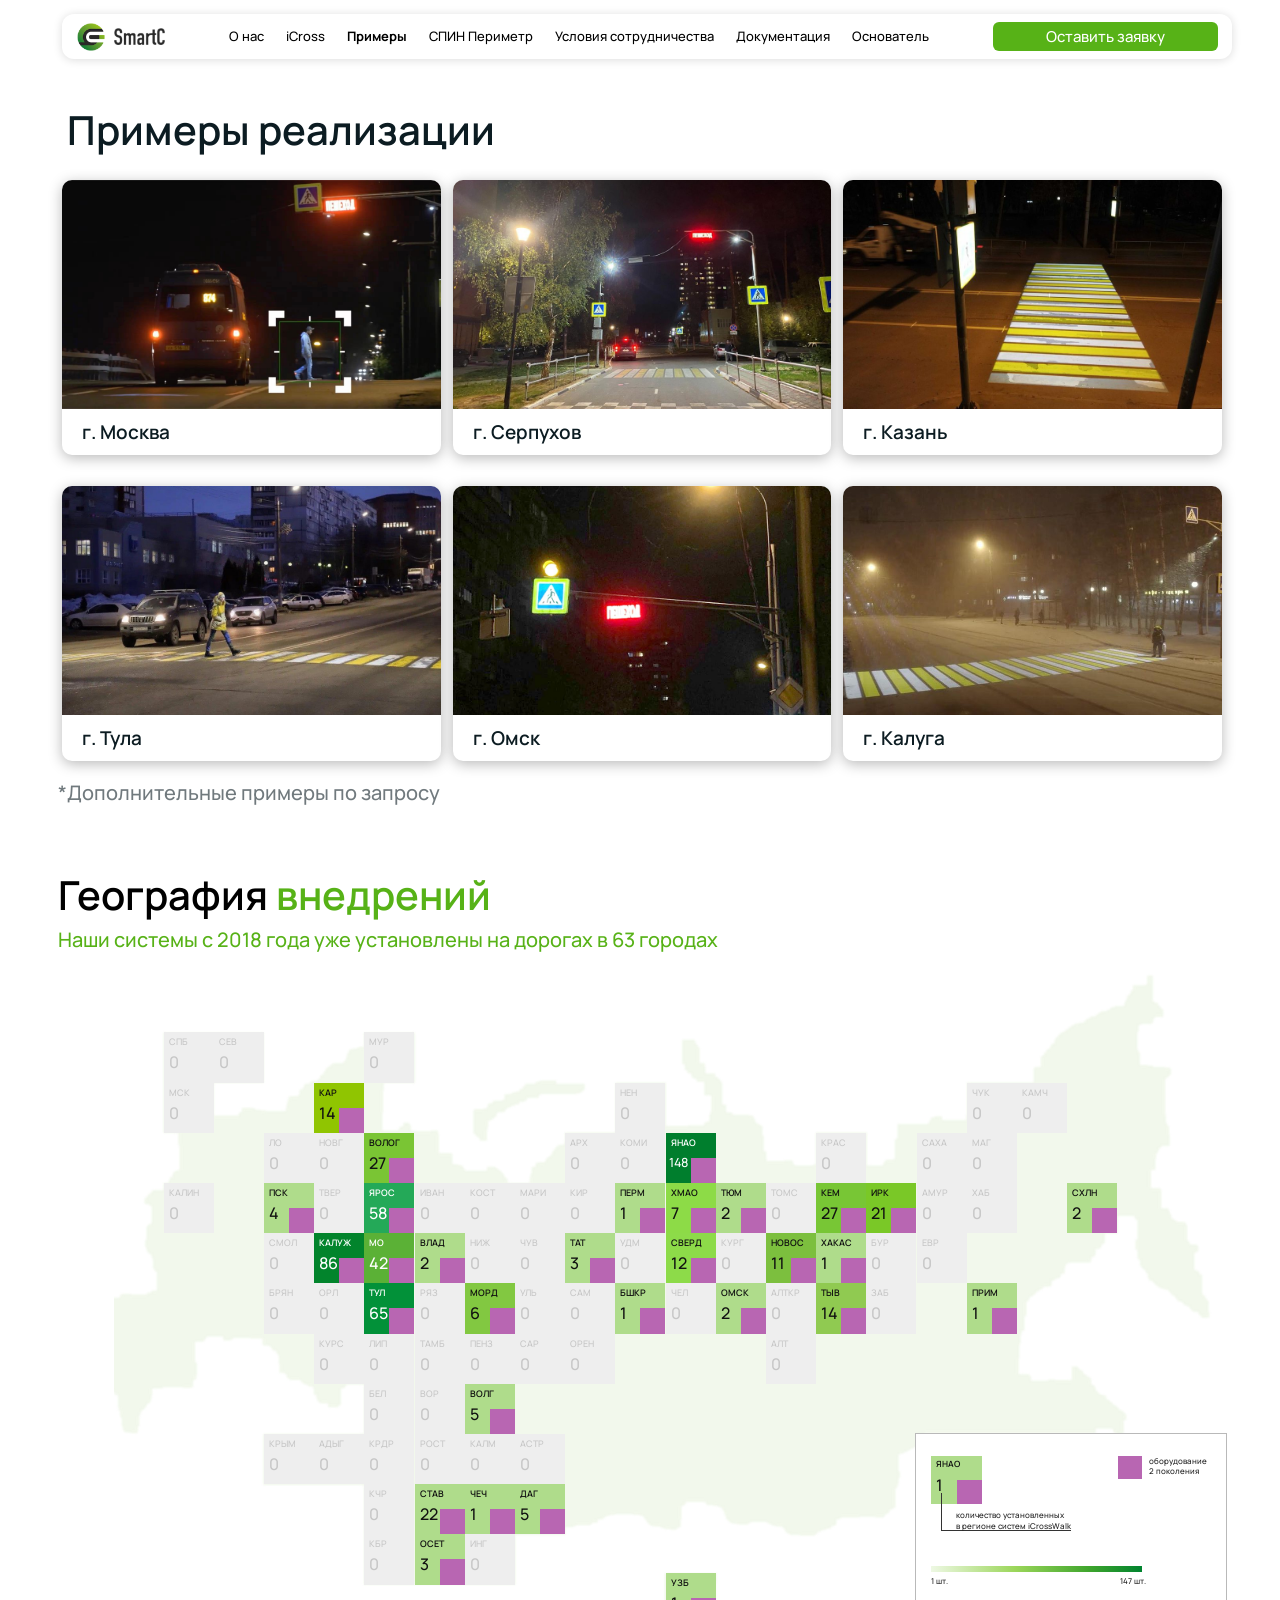
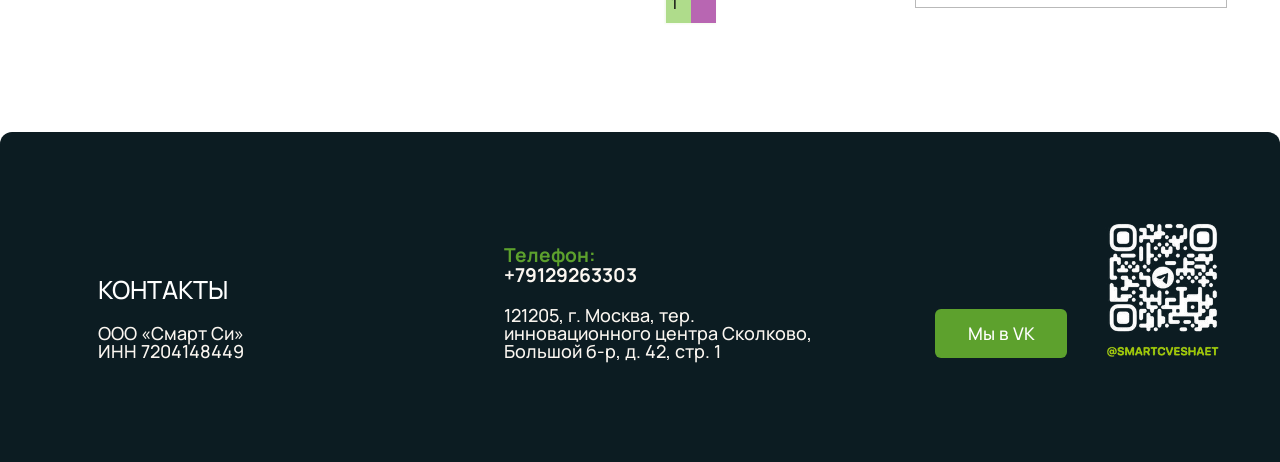
<file: examples.html>
<!DOCTYPE html>
<html lang="ru">
<head>
  <meta charset="utf-8">
  <meta name="viewport" content="width=device-width, initial-scale=1">
  <title>Примеры реализации iCrossWalk | SmartC</title>
  <meta name="description" content="Примеры установки систем iCrossWalk на нерегулируемых пешеходных переходах: Москва, Серпухов, Казань, Тула, Омск, Калуга.">
  <link rel="canonical" href="https://www.icrosswalk.ru/examples.html">
  <meta property="og:type" content="website">
  <meta property="og:locale" content="ru_RU">
  <meta property="og:site_name" content="SmartC iCrossWalk">
  <meta property="og:title" content="Примеры реализации iCrossWalk | SmartC">
  <meta property="og:description" content="Примеры установки систем iCrossWalk на нерегулируемых пешеходных переходах: Москва, Серпухов, Казань, Тула, Омск, Калуга.">
  <meta property="og:url" content="https://www.icrosswalk.ru/examples.html">
  <meta property="og:image" content="https://www.icrosswalk.ru/assets/img/og-image.jpg">
  <meta name="theme-color" content="#0c1c22">
  <link rel="icon" href="favicon.ico" sizes="any">
  <link rel="icon" type="image/png" sizes="32x32" href="assets/img/favicon-32.png">
  <link rel="apple-touch-icon" href="assets/img/apple-touch-icon.png">
  <link rel="preload" href="assets/fonts/manrope-cyrillic-wght-normal.woff2" as="font" type="font/woff2" crossorigin>
  <link rel="stylesheet" href="assets/css/style.css?v=202611031330">
</head>
<body>
<header class="site-header">
  <div class="container">
    <nav class="nav" aria-label="Разделы сайта">
      <div class="nav__brand">
        <a class="nav__logo" href="index.html" aria-label="SmartC — на главную">
          <img class="nav__logo-icon" src="assets/img/logo-icon.png" width="28" height="28" alt="">
          <img class="nav__logo-text" src="assets/img/logo-text.png" width="51" height="17" alt="SmartC">
        </a>
        <span class="nav__tagline">Интеллектуальные<br>дорожные системы</span>
      </div>
      <div class="nav__menu" id="site-menu">
        <a class="nav__link" href="about.html">О нас</a>
        <a class="nav__link" href="icrosswalk.html">iCross</a>
        <a class="nav__link is-active" href="examples.html" aria-current="page">Примеры</a>
        <a class="nav__link" href="spin-perimetr.html">СПИН Периметр</a>
        <a class="nav__link" href="cooperation.html">Условия сотрудничества</a>
        <a class="nav__link" href="documents.html">Документация</a>
        <a class="nav__link" href="founder.html">Основатель</a>
      </div>
      <a class="nav__cta" href="index.html#request">Оставить заявку</a>
    </nav>
  </div>
</header>
<main>
  <section class="block block--examples" id="examples" aria-label="Примеры реализации">

  <section class="container examples">
    <h1 class="h2 examples__title">Примеры реализации</h1>
    <div class="examples__grid">
      <figure class="example" style="margin:0">
        <div class="example__media"><img class="example__img" src="assets/img/example-moscow.jpg" alt="Система iCrossWalk, г. Москва" loading="lazy" width="430" height="260"></div>
        <figcaption class="example__caption">г. Москва</figcaption>
      </figure>
      <figure class="example" style="margin:0">
        <div class="example__media"><img class="example__img" src="assets/img/example-serpukhov.jpg" alt="Система iCrossWalk, г. Серпухов" loading="lazy" width="430" height="260"></div>
        <figcaption class="example__caption">г. Серпухов</figcaption>
      </figure>
      <figure class="example" style="margin:0">
        <div class="example__media"><img class="example__img" src="assets/img/example-kazan.jpg" alt="Система iCrossWalk, г. Казань" loading="lazy" width="430" height="260"></div>
        <figcaption class="example__caption">г. Казань</figcaption>
      </figure>
      <figure class="example" style="margin:0">
        <div class="example__media"><img class="example__img" src="assets/img/example-tula.jpg" alt="Система iCrossWalk, г. Тула" loading="lazy" width="430" height="260"></div>
        <figcaption class="example__caption">г. Тула</figcaption>
      </figure>
      <figure class="example" style="margin:0">
        <div class="example__media"><img class="example__img" src="assets/img/example-omsk.jpg" alt="Система iCrossWalk, г. Омск" loading="lazy" width="430" height="260"></div>
        <figcaption class="example__caption">г. Омск</figcaption>
      </figure>
      <figure class="example" style="margin:0">
        <div class="example__media"><img class="example__img" src="assets/img/example-kaluga.jpg" alt="Система iCrossWalk, г. Калуга" loading="lazy" width="430" height="260"></div>
        <figcaption class="example__caption">г. Калуга</figcaption>
      </figure>
    </div>
    <p class="examples__note">*Дополнительные примеры по запросу</p>

    <section class="examples-map" aria-labelledby="examples-map-title">
      <h2 class="h2 examples-map__title" id="examples-map-title">География <span class="hl">внедрений</span></h2>
      <p class="examples-map__lead">Наши системы с 2018 года уже установлены на дорогах в 63 городах</p>
        <div class="map-wrap">
          <div class="ru-map" role="img" aria-label="Карта регионов, где установлены системы iCrossWalk: с 2018 года — 63 города">
            <img width="862" height="546" class="ru-map__bg" src="assets/img/map-russia.png" alt="" loading="lazy">
            <p class="ru-map__caption">Наши системы с 2018 года уже установлены на дорогах в 63 городах</p>
            <div class="tile" style="--c:0;--r:0"><span class="tile__code">СПБ</span><span class="tile__val">0</span></div>
            <div class="tile" style="--c:1;--r:0"><span class="tile__code">СЕВ</span><span class="tile__val">0</span></div>
            <div class="tile" style="--c:4;--r:0"><span class="tile__code">МУР</span><span class="tile__val">0</span></div>
            <div class="tile" style="--c:0;--r:1"><span class="tile__code">МСК</span><span class="tile__val">0</span></div>
            <div class="tile tile--on tile--g2" style="--c:3;--r:1;background:#90c501" title="Республика Карелия: 14"><span class="tile__code">КАР</span><span class="tile__val">14</span></div>
            <div class="tile" style="--c:9;--r:1"><span class="tile__code">НЕН</span><span class="tile__val">0</span></div>
            <div class="tile" style="--c:16;--r:1"><span class="tile__code">ЧУК</span><span class="tile__val">0</span></div>
            <div class="tile" style="--c:17;--r:1"><span class="tile__code">КАМЧ</span><span class="tile__val">0</span></div>
            <div class="tile" style="--c:2;--r:2"><span class="tile__code">ЛО</span><span class="tile__val">0</span></div>
            <div class="tile" style="--c:3;--r:2"><span class="tile__code">НОВГ</span><span class="tile__val">0</span></div>
            <div class="tile tile--on tile--g2" style="--c:4;--r:2;background:#7ac534" title="Вологодская область: 27"><span class="tile__code">ВОЛОГ</span><span class="tile__val">27</span></div>
            <div class="tile" style="--c:8;--r:2"><span class="tile__code">АРХ</span><span class="tile__val">0</span></div>
            <div class="tile" style="--c:9;--r:2"><span class="tile__code">КОМИ</span><span class="tile__val">0</span></div>
            <div class="tile tile--3d tile--on tile--g2 tile--light" style="--c:10;--r:2;background:#007e2d" title="Ямало-Ненецкий АО: 148"><span class="tile__code">ЯНАО</span><span class="tile__val">148</span></div>
            <div class="tile" style="--c:13;--r:2"><span class="tile__code">КРАС</span><span class="tile__val">0</span></div>
            <div class="tile" style="--c:15;--r:2"><span class="tile__code">САХА</span><span class="tile__val">0</span></div>
            <div class="tile" style="--c:16;--r:2"><span class="tile__code">МАГ</span><span class="tile__val">0</span></div>
            <div class="tile" style="--c:0;--r:3"><span class="tile__code">КАЛИН</span><span class="tile__val">0</span></div>
            <div class="tile tile--on tile--g2" style="--c:2;--r:3;background:#afdc8b" title="Псковская область: 4"><span class="tile__code">ПСК</span><span class="tile__val">4</span></div>
            <div class="tile" style="--c:3;--r:3"><span class="tile__code">ТВЕР</span><span class="tile__val">0</span></div>
            <div class="tile tile--on tile--g2 tile--light" style="--c:4;--r:3;background:#24a958" title="Ярославская область: 58"><span class="tile__code">ЯРОС</span><span class="tile__val">58</span></div>
            <div class="tile" style="--c:5;--r:3"><span class="tile__code">ИВАН</span><span class="tile__val">0</span></div>
            <div class="tile" style="--c:6;--r:3"><span class="tile__code">КОСТ</span><span class="tile__val">0</span></div>
            <div class="tile" style="--c:7;--r:3"><span class="tile__code">МАРИ</span><span class="tile__val">0</span></div>
            <div class="tile" style="--c:8;--r:3"><span class="tile__code">КИР</span><span class="tile__val">0</span></div>
            <div class="tile tile--on tile--g2" style="--c:9;--r:3;background:#afdc8b" title="Пермский край: 1"><span class="tile__code">ПЕРМ</span><span class="tile__val">1</span></div>
            <div class="tile tile--on tile--g2" style="--c:10;--r:3;background:#8ddb47" title="Ханты-Мансийский АО — Югра: 7"><span class="tile__code">ХМАО</span><span class="tile__val">7</span></div>
            <div class="tile tile--on tile--g2" style="--c:11;--r:3;background:#afdc8b" title="Тюменская область: 2"><span class="tile__code">ТЮМ</span><span class="tile__val">2</span></div>
            <div class="tile" style="--c:12;--r:3"><span class="tile__code">ТОМС</span><span class="tile__val">0</span></div>
            <div class="tile tile--on tile--g2" style="--c:13;--r:3;background:#78c635" title="Кемеровская область: 27"><span class="tile__code">КЕМ</span><span class="tile__val">27</span></div>
            <div class="tile tile--on tile--g2" style="--c:14;--r:3;background:#7ac827" title="Иркутская область: 21"><span class="tile__code">ИРК</span><span class="tile__val">21</span></div>
            <div class="tile" style="--c:15;--r:3"><span class="tile__code">АМУР</span><span class="tile__val">0</span></div>
            <div class="tile" style="--c:16;--r:3"><span class="tile__code">ХАБ</span><span class="tile__val">0</span></div>
            <div class="tile tile--on tile--g2" style="--c:18;--r:3;background:#afdc8b" title="Сахалинская область: 2"><span class="tile__code">СХЛН</span><span class="tile__val">2</span></div>
            <div class="tile" style="--c:2;--r:4"><span class="tile__code">СМОЛ</span><span class="tile__val">0</span></div>
            <div class="tile tile--on tile--g2 tile--light" style="--c:3;--r:4;background:#02842c" title="Калужская область: 86"><span class="tile__code">КАЛУЖ</span><span class="tile__val">86</span></div>
            <div class="tile tile--on tile--g2 tile--light" style="--c:4;--r:4;background:#5bb136" title="Московская область: 42"><span class="tile__code">МО</span><span class="tile__val">42</span></div>
            <div class="tile tile--on tile--g2" style="--c:5;--r:4;background:#afdc8b" title="Владимирская область: 2"><span class="tile__code">ВЛАД</span><span class="tile__val">2</span></div>
            <div class="tile" style="--c:6;--r:4"><span class="tile__code">НИЖ</span><span class="tile__val">0</span></div>
            <div class="tile" style="--c:7;--r:4"><span class="tile__code">ЧУВ</span><span class="tile__val">0</span></div>
            <div class="tile tile--on tile--g2" style="--c:8;--r:4;background:#afdc8b" title="Республика Татарстан: 3"><span class="tile__code">ТАТ</span><span class="tile__val">3</span></div>
            <div class="tile" style="--c:9;--r:4"><span class="tile__code">УДМ</span><span class="tile__val">0</span></div>
            <div class="tile tile--on tile--g2" style="--c:10;--r:4;background:#8ddb49" title="Свердловская область: 12"><span class="tile__code">СВЕРД</span><span class="tile__val">12</span></div>
            <div class="tile" style="--c:11;--r:4"><span class="tile__code">КУРГ</span><span class="tile__val">0</span></div>
            <div class="tile tile--on tile--g2" style="--c:12;--r:4;background:#7cbf3e" title="Новосибирская область: 11"><span class="tile__code">НОВОС</span><span class="tile__val">11</span></div>
            <div class="tile tile--on tile--g2" style="--c:13;--r:4;background:#afdc8b" title="Республика Хакасия: 1"><span class="tile__code">ХАКАС</span><span class="tile__val">1</span></div>
            <div class="tile" style="--c:14;--r:4"><span class="tile__code">БУР</span><span class="tile__val">0</span></div>
            <div class="tile" style="--c:15;--r:4"><span class="tile__code">ЕВР</span><span class="tile__val">0</span></div>
            <div class="tile" style="--c:2;--r:5"><span class="tile__code">БРЯН</span><span class="tile__val">0</span></div>
            <div class="tile" style="--c:3;--r:5"><span class="tile__code">ОРЛ</span><span class="tile__val">0</span></div>
            <div class="tile tile--on tile--g2 tile--light" style="--c:4;--r:5;background:#029139" title="Тульская область: 65"><span class="tile__code">ТУЛ</span><span class="tile__val">65</span></div>
            <div class="tile" style="--c:5;--r:5"><span class="tile__code">РЯЗ</span><span class="tile__val">0</span></div>
            <div class="tile tile--on tile--g2" style="--c:6;--r:5;background:#82c841" title="Республика Мордовия: 6"><span class="tile__code">МОРД</span><span class="tile__val">6</span></div>
            <div class="tile" style="--c:7;--r:5"><span class="tile__code">УЛЬ</span><span class="tile__val">0</span></div>
            <div class="tile" style="--c:8;--r:5"><span class="tile__code">САМ</span><span class="tile__val">0</span></div>
            <div class="tile tile--on tile--g2" style="--c:9;--r:5;background:#afdc8b" title="Республика Башкортостан: 1"><span class="tile__code">БШКР</span><span class="tile__val">1</span></div>
            <div class="tile" style="--c:10;--r:5"><span class="tile__code">ЧЕЛ</span><span class="tile__val">0</span></div>
            <div class="tile tile--on tile--g2" style="--c:11;--r:5;background:#afdc8b" title="Омская область: 2"><span class="tile__code">ОМСК</span><span class="tile__val">2</span></div>
            <div class="tile" style="--c:12;--r:5"><span class="tile__code">АЛТКР</span><span class="tile__val">0</span></div>
            <div class="tile tile--on tile--g2" style="--c:13;--r:5;background:#90ca51" title="Республика Тыва: 14"><span class="tile__code">ТЫВ</span><span class="tile__val">14</span></div>
            <div class="tile" style="--c:14;--r:5"><span class="tile__code">ЗАБ</span><span class="tile__val">0</span></div>
            <div class="tile tile--on tile--g2" style="--c:16;--r:5;background:#afdc8b" title="Приморский край: 1"><span class="tile__code">ПРИМ</span><span class="tile__val">1</span></div>
            <div class="tile" style="--c:3;--r:6"><span class="tile__code">КУРС</span><span class="tile__val">0</span></div>
            <div class="tile" style="--c:4;--r:6"><span class="tile__code">ЛИП</span><span class="tile__val">0</span></div>
            <div class="tile" style="--c:5;--r:6"><span class="tile__code">ТАМБ</span><span class="tile__val">0</span></div>
            <div class="tile" style="--c:6;--r:6"><span class="tile__code">ПЕНЗ</span><span class="tile__val">0</span></div>
            <div class="tile" style="--c:7;--r:6"><span class="tile__code">САР</span><span class="tile__val">0</span></div>
            <div class="tile" style="--c:8;--r:6"><span class="tile__code">ОРЕН</span><span class="tile__val">0</span></div>
            <div class="tile" style="--c:12;--r:6"><span class="tile__code">АЛТ</span><span class="tile__val">0</span></div>
            <div class="tile" style="--c:4;--r:7"><span class="tile__code">БЕЛ</span><span class="tile__val">0</span></div>
            <div class="tile" style="--c:5;--r:7"><span class="tile__code">ВОР</span><span class="tile__val">0</span></div>
            <div class="tile tile--on tile--g2" style="--c:6;--r:7;background:#afdc8b" title="Волгоградская область: 5"><span class="tile__code">ВОЛГ</span><span class="tile__val">5</span></div>
            <div class="tile" style="--c:2;--r:8"><span class="tile__code">КРЫМ</span><span class="tile__val">0</span></div>
            <div class="tile" style="--c:3;--r:8"><span class="tile__code">АДЫГ</span><span class="tile__val">0</span></div>
            <div class="tile" style="--c:4;--r:8"><span class="tile__code">КРДР</span><span class="tile__val">0</span></div>
            <div class="tile" style="--c:5;--r:8"><span class="tile__code">РОСТ</span><span class="tile__val">0</span></div>
            <div class="tile" style="--c:6;--r:8"><span class="tile__code">КАЛМ</span><span class="tile__val">0</span></div>
            <div class="tile" style="--c:7;--r:8"><span class="tile__code">АСТР</span><span class="tile__val">0</span></div>
            <div class="tile" style="--c:4;--r:9"><span class="tile__code">КЧР</span><span class="tile__val">0</span></div>
            <div class="tile tile--on tile--g2" style="--c:5;--r:9;background:#afdc8b" title="Ставропольский край: 22"><span class="tile__code">СТАВ</span><span class="tile__val">22</span></div>
            <div class="tile tile--on tile--g2" style="--c:6;--r:9;background:#afdc8b" title="Чеченская Республика: 1"><span class="tile__code">ЧЕЧ</span><span class="tile__val">1</span></div>
            <div class="tile tile--on tile--g2" style="--c:7;--r:9;background:#afdc8b" title="Республика Дагестан: 5"><span class="tile__code">ДАГ</span><span class="tile__val">5</span></div>
            <div class="tile" style="--c:4;--r:10"><span class="tile__code">КБР</span><span class="tile__val">0</span></div>
            <div class="tile tile--on tile--g2" style="--c:5;--r:10;background:#afdc8b" title="Республика Северная Осетия — Алания: 3"><span class="tile__code">ОСЕТ</span><span class="tile__val">3</span></div>
            <div class="tile" style="--c:6;--r:10"><span class="tile__code">ИНГ</span><span class="tile__val">0</span></div>
            <div class="tile tile--on tile--g2" style="--c:10;--r:10.77;background:#afdc8b" title="Узбекистан: 1"><span class="tile__code">УЗБ</span><span class="tile__val">1</span></div>
            <div class="ru-map__legend" aria-hidden="true">
              <div class="legend__tile"><b>ЯНАО</b><i>1</i></div>
              <div class="legend__bracket"></div>
              <div class="legend__note">количество установленных<br>в регионе систем iCrossWalk</div>
              <div class="legend__g2">оборудование<br>2 поколения</div>
              <div class="legend__scale"><span>1 шт.</span><span>147 шт.</span></div>
            </div>
          </div>
          <p class="map-hint">← Карту можно прокручивать →</p>
        </div>
    </section>
  </section>
  </section>
  <div class="page-end" style="height:57px"></div>
</main>
<footer class="site-footer">
  <div class="container">
    <div class="footer">
      <div class="footer__col">
        <h2 class="footer__title">КОНТАКТЫ</h2>
        <p class="footer__text">ООО «Смарт Си»<br>ИНН 7204148449</p>
      </div>
      <div class="footer__col">
        <span class="footer__phone-label">Телефон:</span>
        <a class="footer__phone" href="tel:+79129263303">+79129263303</a>
        <p class="footer__text">121205, г. Москва, тер.<br>инновационного центра Сколково,<br>Большой б-р, д. 42, стр. 1</p>
      </div>
      <div class="footer__col footer__col--vk">
        <a class="footer__vk" href="https://vk.com/club232152279" target="_blank" rel="noopener">Мы в VK</a>
      </div>
      <div class="footer__col footer__col--qr">
        <a class="footer__qr" href="https://t.me/smartcveshaet" target="_blank" rel="noopener" aria-label="Telegram-канал @smartcveshaet">
          <img src="assets/img/qr-telegram.png" width="118" height="140" alt="QR-код Telegram-канала @smartcveshaet" loading="lazy">
        </a>
      </div>
    </div>
  </div>
</footer>
<script src="assets/js/main.js?v=202611031330" defer></script>
</body>
</html>
</file>
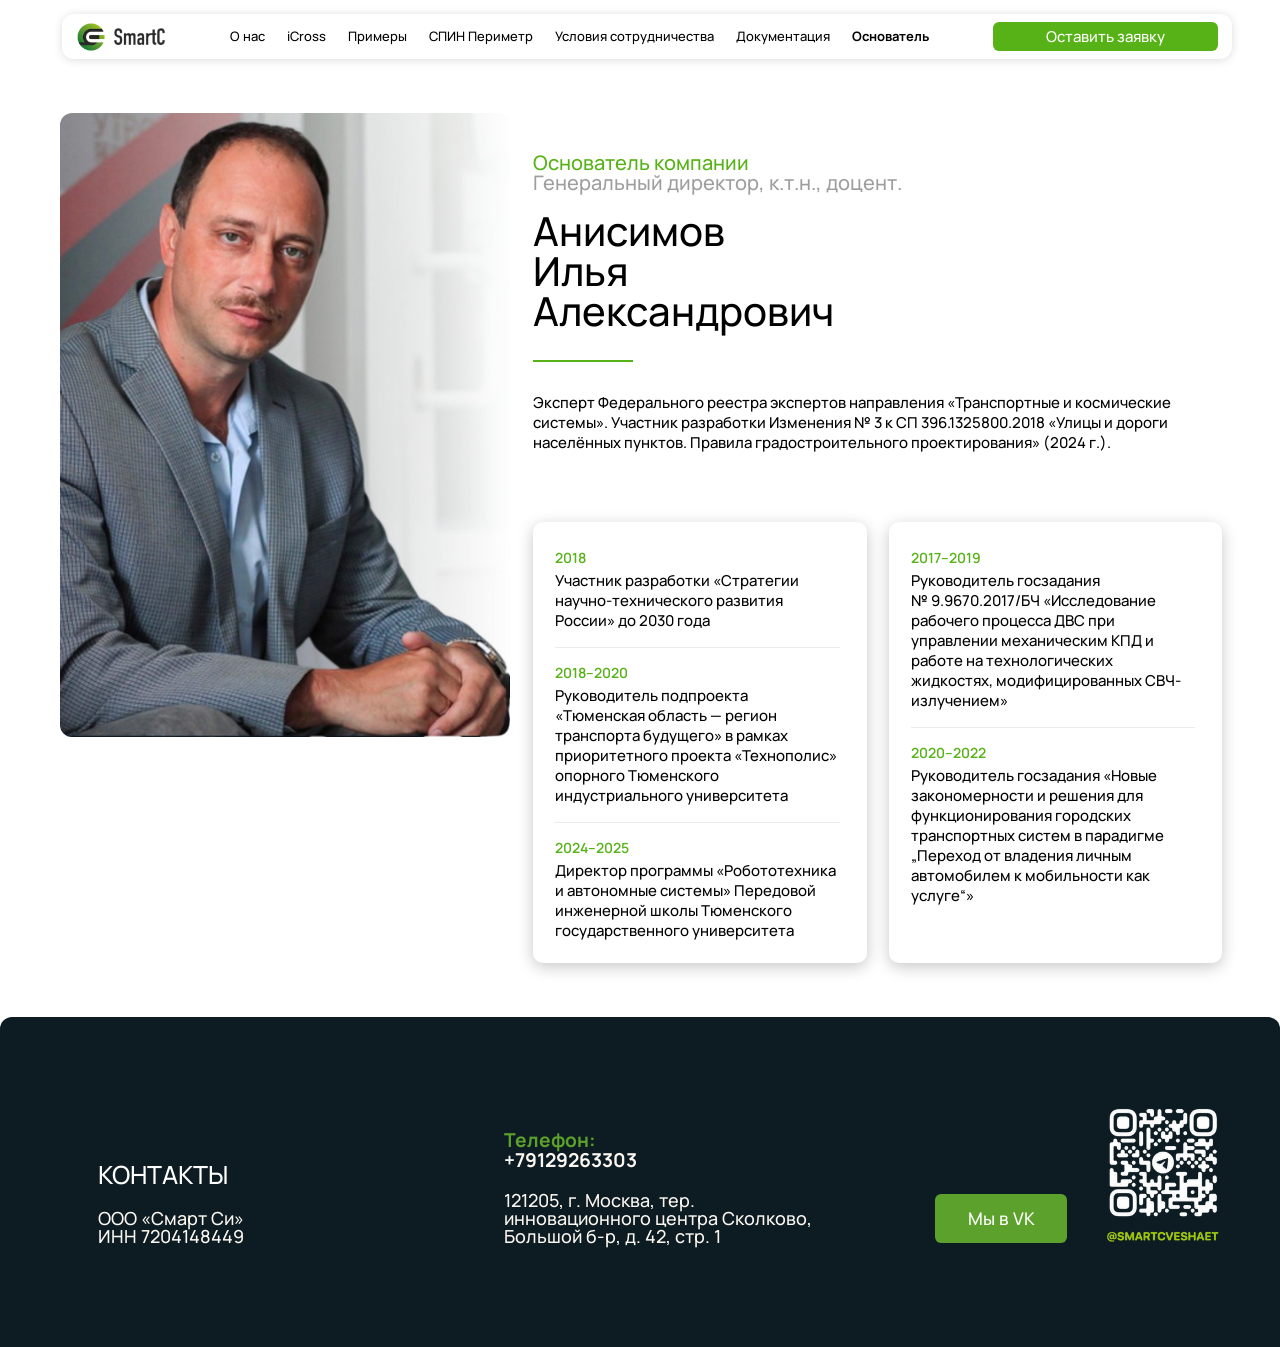
<file: founder.html>
<!DOCTYPE html>
<html lang="ru">
<head>
  <meta charset="utf-8">
  <meta name="viewport" content="width=device-width, initial-scale=1">
  <title>Основатель SmartC — Анисимов Илья Александрович</title>
  <meta name="description" content="Анисимов Илья Александрович — основатель и генеральный директор SmartC, к.т.н., доцент, эксперт Федерального реестра экспертов направления «Транспортные и космические системы».">
  <link rel="canonical" href="https://www.icrosswalk.ru/founder.html">
  <meta property="og:type" content="website">
  <meta property="og:locale" content="ru_RU">
  <meta property="og:site_name" content="SmartC iCrossWalk">
  <meta property="og:title" content="Основатель SmartC — Анисимов Илья Александрович">
  <meta property="og:description" content="Анисимов Илья Александрович — основатель и генеральный директор SmartC, к.т.н., доцент, эксперт Федерального реестра экспертов направления «Транспортные и космические системы».">
  <meta property="og:url" content="https://www.icrosswalk.ru/founder.html">
  <meta property="og:image" content="https://www.icrosswalk.ru/assets/img/og-image.jpg">
  <meta name="theme-color" content="#0c1c22">
  <link rel="icon" href="favicon.ico" sizes="any">
  <link rel="icon" type="image/png" sizes="32x32" href="assets/img/favicon-32.png">
  <link rel="apple-touch-icon" href="assets/img/apple-touch-icon.png">
  <link rel="preload" href="assets/fonts/manrope-cyrillic-wght-normal.woff2" as="font" type="font/woff2" crossorigin>
  <link rel="stylesheet" href="assets/css/style.css?v=202611031330">
</head>
<body>
<header class="site-header">
  <div class="container">
    <nav class="nav" aria-label="Разделы сайта">
      <div class="nav__brand">
        <a class="nav__logo" href="index.html" aria-label="SmartC — на главную">
          <img class="nav__logo-icon" src="assets/img/logo-icon.png" width="28" height="28" alt="">
          <img class="nav__logo-text" src="assets/img/logo-text.png" width="51" height="17" alt="SmartC">
        </a>
        <span class="nav__tagline">Интеллектуальные<br>дорожные системы</span>
      </div>
      <div class="nav__menu" id="site-menu">
        <a class="nav__link" href="about.html">О нас</a>
        <a class="nav__link" href="icrosswalk.html">iCross</a>
        <a class="nav__link" href="examples.html">Примеры</a>
        <a class="nav__link" href="spin-perimetr.html">СПИН Периметр</a>
        <a class="nav__link" href="cooperation.html">Условия сотрудничества</a>
        <a class="nav__link" href="documents.html">Документация</a>
        <a class="nav__link is-active" href="founder.html" aria-current="page">Основатель</a>
      </div>
      <a class="nav__cta" href="index.html#request">Оставить заявку</a>
    </nav>
  </div>
</header>
<main>
  <section class="block block--founder" id="founder" aria-label="Основатель">

  <div class="container">
    <section class="founder">
      <div class="founder__photo"><img src="assets/img/founder.jpg" alt="Анисимов Илья Александрович" width="508" height="704"></div>
      <div class="founder__body">
        <p class="founder__role"><span>Основатель компании</span><span>Генеральный директор, к.т.н., доцент.</span></p>
        <h1 class="founder__name"><span>Анисимов</span><span>Илья</span><span>Александрович</span></h1>
        <div class="founder__line"></div>
        <p class="founder__lead">Эксперт Федерального реестра экспертов направления «Транспортные и космические системы». Участник разработки Изменения № 3 к СП 396.1325800.2018 «Улицы и дороги населённых пунктов. Правила градостроительного проектирования» (2024 г.).</p>
        <div class="founder__cards">
          <div class="founder-card">
            <ul class="founder-card__list">
              <li><span class="founder-card__year">2018</span>Участник разработки «Стратегии научно-технического развития России» до 2030 года</li>
              <li><span class="founder-card__year">2018–2020</span>Руководитель подпроекта «Тюменская область — регион транспорта будущего» в рамках приоритетного проекта «Технополис» опорного Тюменского индустриального университета</li>
              <li><span class="founder-card__year">2024–2025</span>Директор программы «Робототехника и автономные системы» Передовой инженерной школы Тюменского государственного университета</li>
            </ul>
          </div>
          <div class="founder-card">
            <ul class="founder-card__list">
              <li><span class="founder-card__year">2017–2019</span>Руководитель госзадания <span style="white-space:nowrap">№ 9.9670.2017/БЧ</span> «Исследование рабочего процесса ДВС при управлении механическим КПД и работе на технологических жидкостях, модифицированных СВЧ-излучением»</li>
              <li><span class="founder-card__year">2020–2022</span>Руководитель госзадания «Новые закономерности и решения для функционирования городских транспортных систем в парадигме „Переход от владения личным автомобилем к мобильности как услуге“»</li>
            </ul>
          </div>
        </div>
      </div>
    </section>
  </div>
  </section>
  <div class="page-end" style="height:54px"></div>
</main>
<footer class="site-footer">
  <div class="container">
    <div class="footer">
      <div class="footer__col">
        <h2 class="footer__title">КОНТАКТЫ</h2>
        <p class="footer__text">ООО «Смарт Си»<br>ИНН 7204148449</p>
      </div>
      <div class="footer__col">
        <span class="footer__phone-label">Телефон:</span>
        <a class="footer__phone" href="tel:+79129263303">+79129263303</a>
        <p class="footer__text">121205, г. Москва, тер.<br>инновационного центра Сколково,<br>Большой б-р, д. 42, стр. 1</p>
      </div>
      <div class="footer__col footer__col--vk">
        <a class="footer__vk" href="https://vk.com/club232152279" target="_blank" rel="noopener">Мы в VK</a>
      </div>
      <div class="footer__col footer__col--qr">
        <a class="footer__qr" href="https://t.me/smartcveshaet" target="_blank" rel="noopener" aria-label="Telegram-канал @smartcveshaet">
          <img src="assets/img/qr-telegram.png" width="118" height="140" alt="QR-код Telegram-канала @smartcveshaet" loading="lazy">
        </a>
      </div>
    </div>
  </div>
</footer>
<script src="assets/js/main.js?v=202611031330" defer></script>
</body>
</html>
</file>
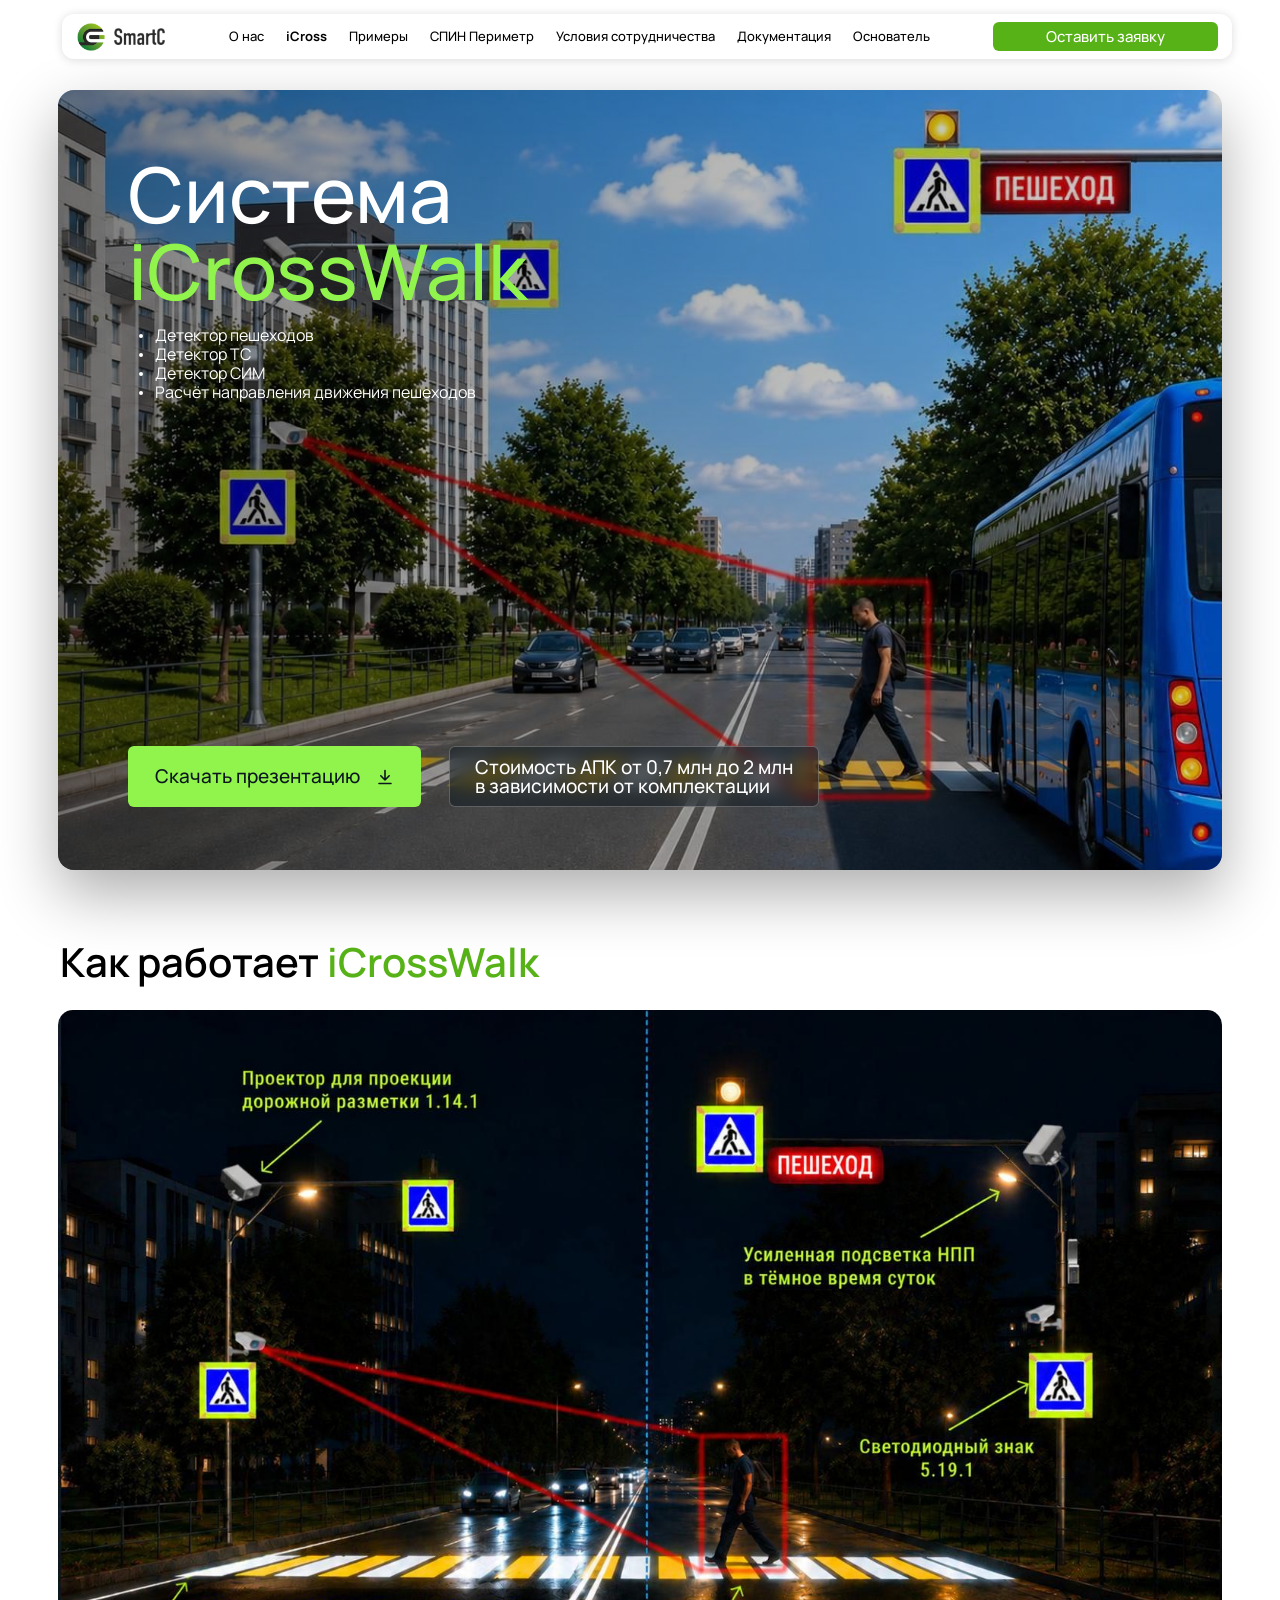
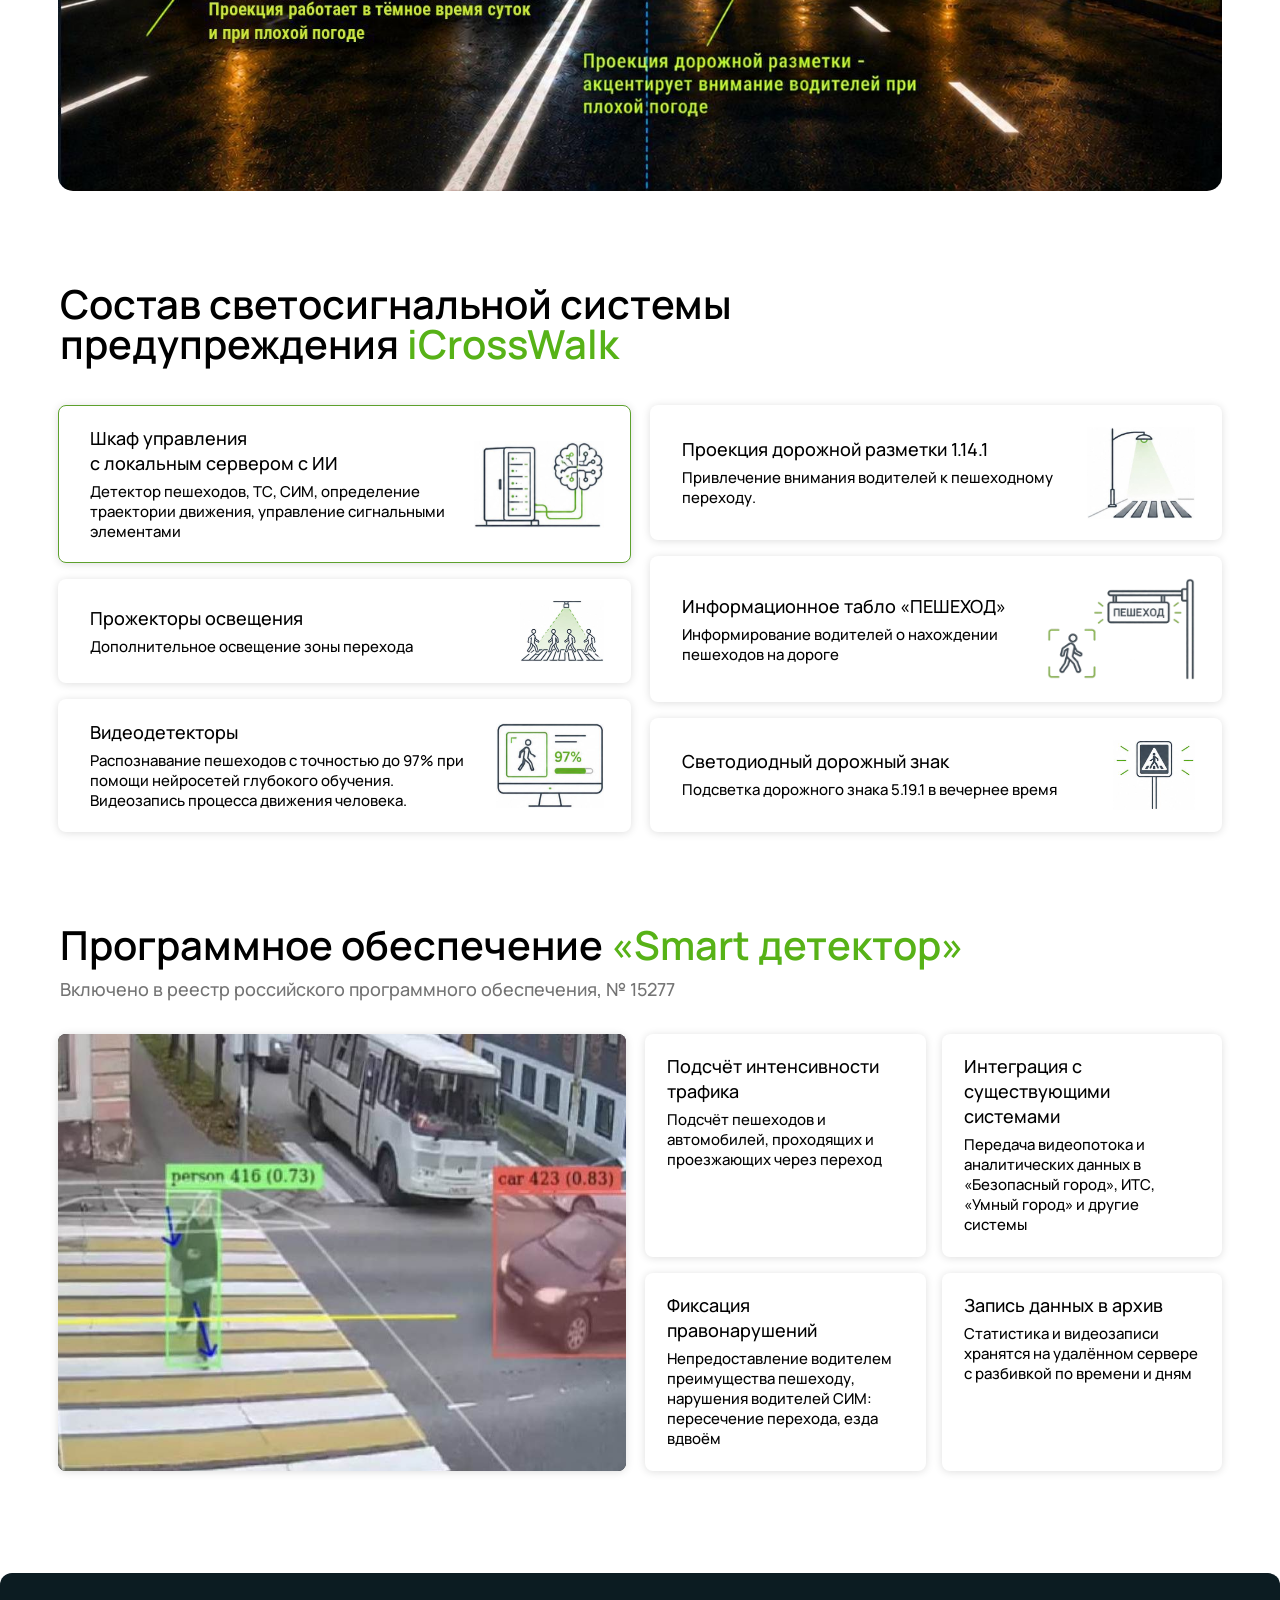
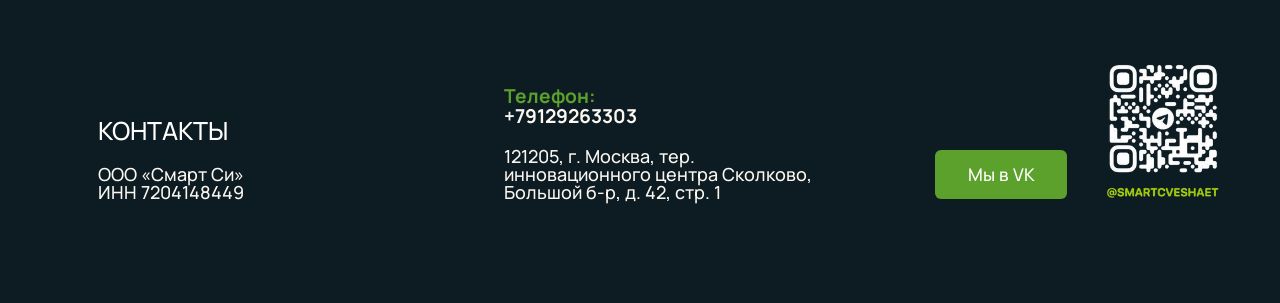
<file: icrosswalk.html>
<!DOCTYPE html>
<html lang="ru">
<head>
  <meta charset="utf-8">
  <meta name="viewport" content="width=device-width, initial-scale=1">
  <title>Система iCrossWalk — состав и стоимость | SmartC</title>
  <meta name="description" content="iCrossWalk: детектор пешеходов, ТС и СИМ, проекция разметки 1.14.1, табло «ПЕШЕХОД», светодиодный знак 5.19.1. Стоимость АПК от 0,7 до 2 млн ₽ в зависимости от комплектации.">
  <link rel="canonical" href="https://www.icrosswalk.ru/icrosswalk.html">
  <meta property="og:type" content="website">
  <meta property="og:locale" content="ru_RU">
  <meta property="og:site_name" content="SmartC iCrossWalk">
  <meta property="og:title" content="Система iCrossWalk — состав и стоимость | SmartC">
  <meta property="og:description" content="iCrossWalk: детектор пешеходов, ТС и СИМ, проекция разметки 1.14.1, табло «ПЕШЕХОД», светодиодный знак 5.19.1. Стоимость АПК от 0,7 до 2 млн ₽ в зависимости от комплектации.">
  <meta property="og:url" content="https://www.icrosswalk.ru/icrosswalk.html">
  <meta property="og:image" content="https://www.icrosswalk.ru/assets/img/og-image.jpg">
  <meta name="theme-color" content="#0c1c22">
  <link rel="icon" href="favicon.ico" sizes="any">
  <link rel="icon" type="image/png" sizes="32x32" href="assets/img/favicon-32.png">
  <link rel="apple-touch-icon" href="assets/img/apple-touch-icon.png">
  <link rel="preload" href="assets/fonts/manrope-cyrillic-wght-normal.woff2" as="font" type="font/woff2" crossorigin>
  <link rel="stylesheet" href="assets/css/style.css?v=202611031330">
</head>
<body>
<header class="site-header">
  <div class="container">
    <nav class="nav" aria-label="Разделы сайта">
      <div class="nav__brand">
        <a class="nav__logo" href="index.html" aria-label="SmartC — на главную">
          <img class="nav__logo-icon" src="assets/img/logo-icon.png" width="28" height="28" alt="">
          <img class="nav__logo-text" src="assets/img/logo-text.png" width="51" height="17" alt="SmartC">
        </a>
        <span class="nav__tagline">Интеллектуальные<br>дорожные системы</span>
      </div>
      <div class="nav__menu" id="site-menu">
        <a class="nav__link" href="about.html">О нас</a>
        <a class="nav__link is-active" href="icrosswalk.html" aria-current="page">iCross</a>
        <a class="nav__link" href="examples.html">Примеры</a>
        <a class="nav__link" href="spin-perimetr.html">СПИН Периметр</a>
        <a class="nav__link" href="cooperation.html">Условия сотрудничества</a>
        <a class="nav__link" href="documents.html">Документация</a>
        <a class="nav__link" href="founder.html">Основатель</a>
      </div>
      <a class="nav__cta" href="index.html#request">Оставить заявку</a>
    </nav>
  </div>
</header>
<main>
  <section class="block block--icross" id="icross" aria-label="Система iCrossWalk">

  <div class="container">
    <section class="product-hero">
      <h1 class="product-hero__title">Система <span>iCrossWalk</span></h1>
      <ul class="product-hero__list">
        <li>Детектор пешеходов</li>
        <li>Детектор ТС</li>
        <li>Детектор СИМ</li>
        <li>Расчёт направления движения пешеходов</li>
      </ul>
      <div class="product-hero__actions">
        <a class="btn btn--lime" href="files/SmartC-iCrossWalk-2025.pdf" download>Скачать презентацию <svg viewBox="0 0 18 18" fill="none" stroke="currentColor" stroke-width="1.6" stroke-linecap="round" stroke-linejoin="round" aria-hidden="true"><path d="M9 2.5v9.5M4.8 7.8 9 12l4.2-4.2M3 15.5h12"/></svg></a>
        <p class="price-tag price-tag--glass">Стоимость АПК от 0,7 млн до 2 млн <br class="br-d">в зависимости от комплектации</p>
      </div>
    </section>

    <section class="system" aria-labelledby="system-title">
      <h2 class="h2 system__title" id="system-title">Как работает <span class="hl">iCrossWalk</span></h2>
      <figure class="system-scheme">
        <img src="assets/img/icrosswalk-scheme.jpg" width="1531" height="1027" loading="lazy"
             alt="Схема работы iCrossWalk: проектор для проекции дорожной разметки 1.14.1, усиленная подсветка НПП в тёмное время суток, светодиодный знак 5.19.1, табло «ПЕШЕХОД». Проекция работает в тёмное время суток и при плохой погоде.">
      </figure>
    </section>

    <section class="composition" aria-labelledby="comp-title">
      <h2 class="h2 composition__title" id="comp-title">Состав светосигнальной системы<br>предупреждения <span class="hl">iCrossWalk</span></h2>
      <div class="composition__grid">
      <div class="composition__col">
        <div class="comp-card is-active">
          <div><h3 class="comp-card__title">Шкаф управления<br>с локальным сервером с ИИ</h3><p class="comp-card__text">Детектор пешеходов, ТС, СИМ, определение траектории движения, управление сигнальными элементами</p></div>
          <img width="360" height="240" class="comp-card__icon" src="assets/img/comp-cabinet.png" alt="" style="width:130px" loading="lazy">
        </div>
        <div class="comp-card">
          <div><h3 class="comp-card__title">Прожекторы освещения</h3><p class="comp-card__text">Дополнительное освещение зоны перехода</p></div>
          <img width="336" height="246" class="comp-card__icon" src="assets/img/comp-lighting.png" alt="" style="width:84px" loading="lazy">
        </div>
        <div class="comp-card">
          <div><h3 class="comp-card__title">Видеодетекторы</h3><p class="comp-card__text">Распознавание пешеходов с точностью до 97% при помощи нейросетей глубокого обучения. Видеозапись процесса движения человека.</p></div>
          <img width="360" height="282" class="comp-card__icon" src="assets/img/comp-video.png" alt="" style="width:108px" loading="lazy">
        </div>
      </div>
      <div class="composition__col">
        <div class="comp-card">
          <div><h3 class="comp-card__title">Проекция дорожной разметки 1.14.1</h3><p class="comp-card__text">Привлечение внимания водителей к пешеходному переходу.</p></div>
          <img width="360" height="306" class="comp-card__icon" src="assets/img/comp-projection.png" alt="" style="width:108px" loading="lazy">
        </div>
        <div class="comp-card">
          <div><h3 class="comp-card__title">Информационное табло «ПЕШЕХОД»</h3><p class="comp-card__text">Информирование водителей о нахождении пешеходов на дороге</p></div>
          <img width="360" height="249" class="comp-card__icon" src="assets/img/comp-board.png" alt="" style="width:148px" loading="lazy">
        </div>
        <div class="comp-card">
          <div><h3 class="comp-card__title">Светодиодный дорожный знак</h3><p class="comp-card__text">Подсветка дорожного знака 5.19.1 в вечернее время</p></div>
          <img width="313" height="270" class="comp-card__icon" src="assets/img/comp-sign.png" alt="" style="width:82px" loading="lazy">
        </div>
      </div>
      </div>
    </section>

    <section class="software" aria-labelledby="software-title">
      <h2 class="h2 software__title" id="software-title">Программное обеспечение <span class="hl">«Smart детектор»</span></h2>
      <p class="software__lead">Включено в реестр российского программного обеспечения, № 15277</p>
      <div class="software__body">
        <figure class="software__media"><img src="assets/img/smart-detector.jpg" width="970" height="677" loading="lazy" alt="Экран «Smart детектор»: распознанный пешеход и автомобиль на пешеходном переходе"></figure>
        <ul class="software__list">
          <li class="software-item"><h3 class="software-item__title">Подсчёт интенсивности трафика</h3><p class="software-item__text">Подсчёт пешеходов и автомобилей, проходящих и проезжающих через переход</p></li>
          <li class="software-item"><h3 class="software-item__title">Интеграция с существующими системами</h3><p class="software-item__text">Передача видеопотока и аналитических данных в «Безопасный город», ИТС, «Умный город» и другие системы</p></li>
          <li class="software-item"><h3 class="software-item__title">Фиксация правонарушений</h3><p class="software-item__text">Непредоставление водителем преимущества пешеходу, нарушения водителей СИМ: пересечение перехода, езда вдвоём</p></li>
          <li class="software-item"><h3 class="software-item__title">Запись данных в архив</h3><p class="software-item__text">Статистика и видеозаписи хранятся на удалённом сервере с разбивкой по времени и дням</p></li>
        </ul>
      </div>
    </section>
  </div>
  </section>
  <div class="page-end" style="height:102px"></div>
</main>
<footer class="site-footer">
  <div class="container">
    <div class="footer">
      <div class="footer__col">
        <h2 class="footer__title">КОНТАКТЫ</h2>
        <p class="footer__text">ООО «Смарт Си»<br>ИНН 7204148449</p>
      </div>
      <div class="footer__col">
        <span class="footer__phone-label">Телефон:</span>
        <a class="footer__phone" href="tel:+79129263303">+79129263303</a>
        <p class="footer__text">121205, г. Москва, тер.<br>инновационного центра Сколково,<br>Большой б-р, д. 42, стр. 1</p>
      </div>
      <div class="footer__col footer__col--vk">
        <a class="footer__vk" href="https://vk.com/club232152279" target="_blank" rel="noopener">Мы в VK</a>
      </div>
      <div class="footer__col footer__col--qr">
        <a class="footer__qr" href="https://t.me/smartcveshaet" target="_blank" rel="noopener" aria-label="Telegram-канал @smartcveshaet">
          <img src="assets/img/qr-telegram.png" width="118" height="140" alt="QR-код Telegram-канала @smartcveshaet" loading="lazy">
        </a>
      </div>
    </div>
  </div>
</footer>
<script src="assets/js/main.js?v=202611031330" defer></script>
</body>
</html>
</file>
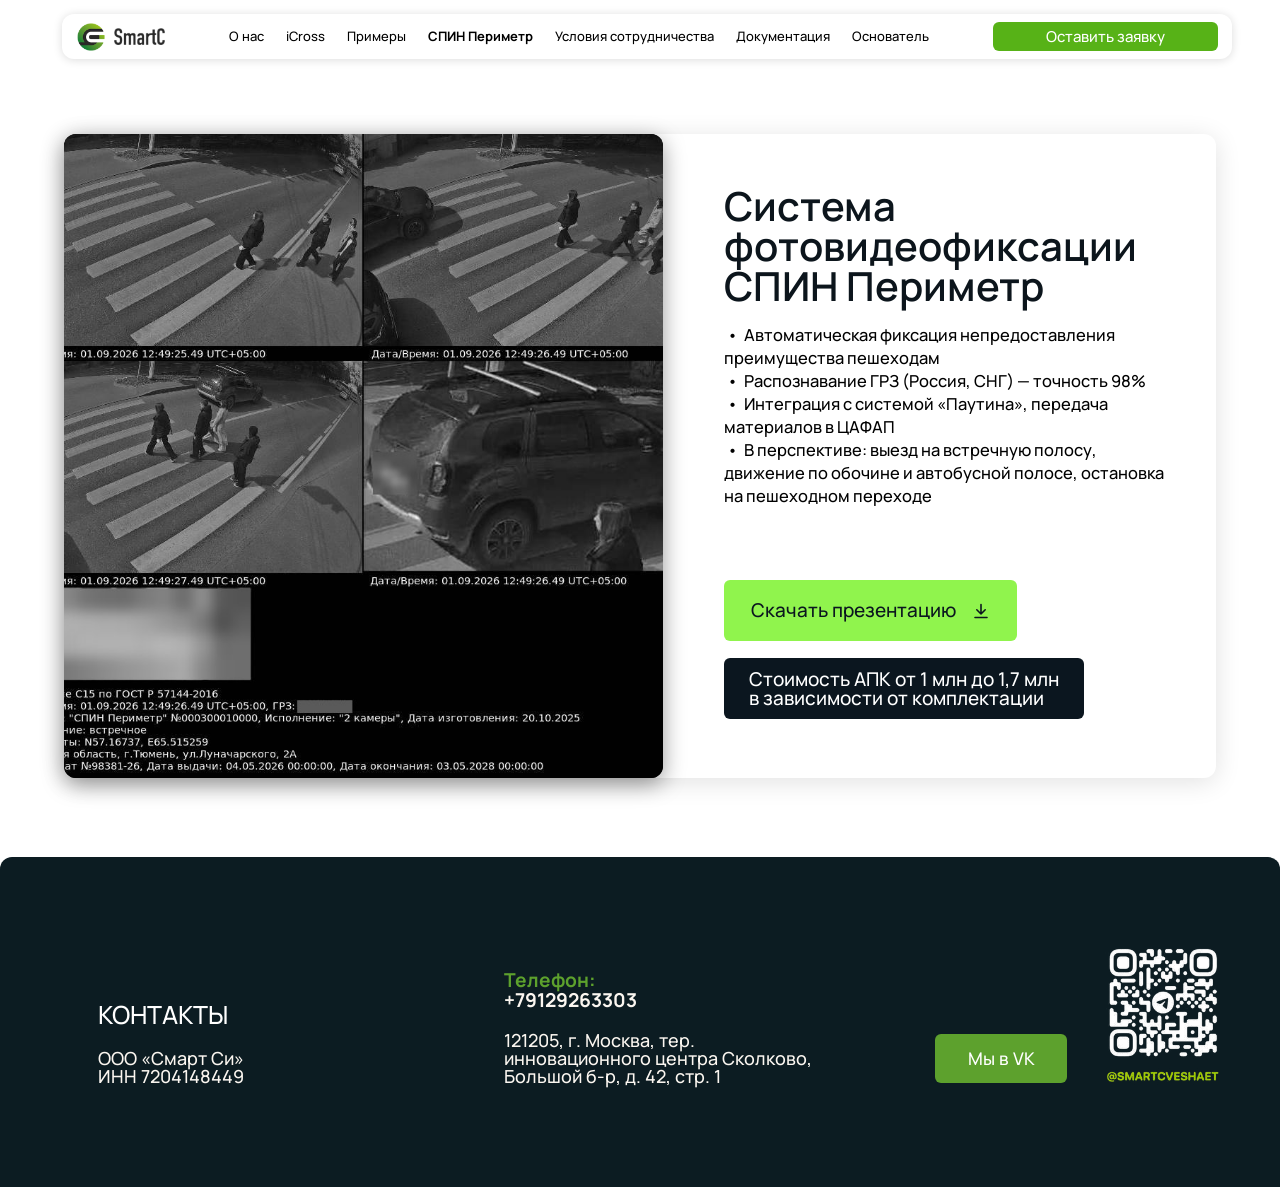
<file: spin-perimetr.html>
<!DOCTYPE html>
<html lang="ru">
<head>
  <meta charset="utf-8">
  <meta name="viewport" content="width=device-width, initial-scale=1">
  <title>СПИН Периметр — система фотовидеофиксации непредоставления преимущества пешеходам | SmartC</title>
  <meta name="description" content="СПИН Периметр: автоматическая фиксация непредоставления преимущества пешеходам, распознавание ГРЗ с точностью 98%, интеграция с системой «Паутина» и передача материалов в ЦАФАП. Стоимость АПК от 1 до 1,7 млн ₽.">
  <link rel="canonical" href="https://www.icrosswalk.ru/spin-perimetr.html">
  <meta property="og:type" content="website">
  <meta property="og:locale" content="ru_RU">
  <meta property="og:site_name" content="SmartC iCrossWalk">
  <meta property="og:title" content="СПИН Периметр — система фотовидеофиксации непредоставления преимущества пешеходам | SmartC">
  <meta property="og:description" content="СПИН Периметр: автоматическая фиксация непредоставления преимущества пешеходам, распознавание ГРЗ с точностью 98%, интеграция с системой «Паутина» и передача материалов в ЦАФАП. Стоимость АПК от 1 до 1,7 млн ₽.">
  <meta property="og:url" content="https://www.icrosswalk.ru/spin-perimetr.html">
  <meta property="og:image" content="https://www.icrosswalk.ru/assets/img/og-image.jpg">
  <meta name="theme-color" content="#0c1c22">
  <link rel="icon" href="favicon.ico" sizes="any">
  <link rel="icon" type="image/png" sizes="32x32" href="assets/img/favicon-32.png">
  <link rel="apple-touch-icon" href="assets/img/apple-touch-icon.png">
  <link rel="preload" href="assets/fonts/manrope-cyrillic-wght-normal.woff2" as="font" type="font/woff2" crossorigin>
  <link rel="stylesheet" href="assets/css/style.css?v=202611031330">
</head>
<body>
<header class="site-header">
  <div class="container">
    <nav class="nav" aria-label="Разделы сайта">
      <div class="nav__brand">
        <a class="nav__logo" href="index.html" aria-label="SmartC — на главную">
          <img class="nav__logo-icon" src="assets/img/logo-icon.png" width="28" height="28" alt="">
          <img class="nav__logo-text" src="assets/img/logo-text.png" width="51" height="17" alt="SmartC">
        </a>
        <span class="nav__tagline">Интеллектуальные<br>дорожные системы</span>
      </div>
      <div class="nav__menu" id="site-menu">
        <a class="nav__link" href="about.html">О нас</a>
        <a class="nav__link" href="icrosswalk.html">iCross</a>
        <a class="nav__link" href="examples.html">Примеры</a>
        <a class="nav__link is-active" href="spin-perimetr.html" aria-current="page">СПИН Периметр</a>
        <a class="nav__link" href="cooperation.html">Условия сотрудничества</a>
        <a class="nav__link" href="documents.html">Документация</a>
        <a class="nav__link" href="founder.html">Основатель</a>
      </div>
      <a class="nav__cta" href="index.html#request">Оставить заявку</a>
    </nav>
  </div>
</header>
<main>
  <section class="block block--spin" id="spin" aria-label="СПИН Периметр">

  <div class="container">
    <section class="spin">
      <div class="spin__media"><img src="assets/img/spin-perimetr.jpg" alt="Кадры фиксации нарушения системой СПИН Периметр: пешеходный переход, автомобиль и распознанный госномер" width="723" height="644"></div>
      <div class="spin__body">
        <h1 class="spin__title">Система<br>фотовидеофиксации<br>СПИН Периметр</h1>
        <ul class="spin__list">
          <li>Автоматическая фиксация непредоставления преимущества пешеходам</li>
          <li>Распознавание ГРЗ (Россия, СНГ) — точность 98%</li>
          <li>Интеграция с системой «Паутина», передача материалов в ЦАФАП</li>
          <li>В перспективе: выезд на встречную полосу, движение по обочине и автобусной полосе, остановка на пешеходном переходе</li>
        </ul>
        <div class="spin__actions">
          <a class="btn btn--lime" href="files/SmartC-SPIN-Perimetr-2025.pdf" download>Скачать презентацию <svg viewBox="0 0 18 18" fill="none" stroke="currentColor" stroke-width="1.6" stroke-linecap="round" stroke-linejoin="round" aria-hidden="true"><path d="M9 2.5v9.5M4.8 7.8 9 12l4.2-4.2M3 15.5h12"/></svg></a>
          <p class="price-tag price-tag--solid">Стоимость АПК от 1 млн до 1,7 млн <br class="br-d">в зависимости от комплектации</p>
        </div>
      </div>
    </section>
  </div>
  </section>
  <div class="page-end" style="height:79px"></div>
</main>
<footer class="site-footer">
  <div class="container">
    <div class="footer">
      <div class="footer__col">
        <h2 class="footer__title">КОНТАКТЫ</h2>
        <p class="footer__text">ООО «Смарт Си»<br>ИНН 7204148449</p>
      </div>
      <div class="footer__col">
        <span class="footer__phone-label">Телефон:</span>
        <a class="footer__phone" href="tel:+79129263303">+79129263303</a>
        <p class="footer__text">121205, г. Москва, тер.<br>инновационного центра Сколково,<br>Большой б-р, д. 42, стр. 1</p>
      </div>
      <div class="footer__col footer__col--vk">
        <a class="footer__vk" href="https://vk.com/club232152279" target="_blank" rel="noopener">Мы в VK</a>
      </div>
      <div class="footer__col footer__col--qr">
        <a class="footer__qr" href="https://t.me/smartcveshaet" target="_blank" rel="noopener" aria-label="Telegram-канал @smartcveshaet">
          <img src="assets/img/qr-telegram.png" width="118" height="140" alt="QR-код Telegram-канала @smartcveshaet" loading="lazy">
        </a>
      </div>
    </div>
  </div>
</footer>
<script src="assets/js/main.js?v=202611031330" defer></script>
</body>
</html>
</file>
<file: assets/css/style.css>
/* ==========================================================================
   SmartC iCrossWalk — основной стиль сайта
   Макет: 1440px (desktop). Адаптив: 1280 / 1100 / 900 / 640.
   ========================================================================== */

/* ---------- Шрифт Manrope (variable, self-hosted) ---------- */
@font-face {
  font-family: "Manrope";
  font-style: normal;
  font-display: swap;
  font-weight: 200 800;
  src: url("../fonts/manrope-cyrillic-wght-normal.woff2") format("woff2-variations"),
       url("../fonts/manrope-cyrillic-wght-normal.woff2") format("woff2");
  unicode-range: U+0301, U+0400-045F, U+0490-0491, U+04B0-04B1, U+2116;
}
@font-face {
  font-family: "Manrope";
  font-style: normal;
  font-display: swap;
  font-weight: 200 800;
  src: url("../fonts/manrope-latin-wght-normal.woff2") format("woff2-variations"),
       url("../fonts/manrope-latin-wght-normal.woff2") format("woff2");
  unicode-range: U+0000-00FF, U+0131, U+0152-0153, U+02BB-02BC, U+02C6, U+02DA, U+02DC,
                 U+0304, U+0308, U+0329, U+2000-206F, U+20AC, U+2122, U+2191, U+2193,
                 U+2212, U+2215, U+FEFF, U+FFFD;
}

/* ---------- Переменные ---------- */
:root {
  --green: #57b217;        /* основной зелёный: кнопки, акценты */
  --green-2: #5da12d;      /* обводки, кнопка VK, линии */
  --green-dark: #136d1e;   /* тёмно-зелёный: цифры и кнопка на «О нас» */
  --lime: #90f44d;         /* салатовые кнопки на тёмных фото */
  --mint: #eff6ea;         /* светло-зелёный фон карточек */
  --mint-2: #dbead0;
  --ink: #0c110e;          /* почти чёрный текст */
  --ink-2: #0c1c22;        /* фон подвала */
  --navy: #0b161f;         /* тёмный блок «Стоимость АПК» */
  --cream: #fbf6f0;        /* текст в подвале */
  --input: #f8f8f8;
  --page: #ffffff;

  --container: 1308px;
  --gutter: 66px;
  --radius: 10px;
  --shadow-sm: 0 1px 8px rgba(0, 0, 0, .13);
  --shadow: 0 2px 14px rgba(0, 0, 0, .12);
  --shadow-md: 0 4px 16px rgba(0, 0, 0, .22);

  --nav-top: 14px;
  --nav-h: 45px;
}

/* ---------- База ---------- */
*, *::before, *::after { box-sizing: border-box; }
html { -webkit-text-size-adjust: 100%; }
body {
  margin: 0;
  font-family: "Manrope", system-ui, -apple-system, "Segoe UI", Roboto, Arial, sans-serif;
  font-weight: 500;
  color: #000;
  background: var(--page);
  -webkit-font-smoothing: antialiased;
  -moz-osx-font-smoothing: grayscale;
  text-rendering: optimizeLegibility;
}
img { display: block; max-width: 100%; height: auto; }
a { color: inherit; text-decoration: none; }
button, input, textarea { font: inherit; color: inherit; }
h1, h2, h3, p, ul { margin: 0; padding: 0; }
ul { list-style: none; }
.hl { color: var(--green); }
.visually-hidden {
  position: absolute !important; width: 1px; height: 1px; overflow: hidden;
  clip: rect(0 0 0 0); white-space: nowrap; border: 0; padding: 0; margin: -1px;
}
.container {
  width: 100%;
  max-width: calc(var(--container) + var(--gutter) * 2);
  margin: 0 auto;
  padding: 0 var(--gutter);
}
main { display: block; }
.page { padding-top: var(--header-space, 59px); }
/* Одностраничный сайт: каждый раздел начинается с отступа под закреплённую шапку,
   поэтому при переходе из меню раздел встаёт ровно под шапку */
.block { padding-top: var(--header-space, 59px); }
#request { scroll-margin-top: max(0px, calc(var(--header-space, 59px) - 40px)); }

/* Заголовок раздела 40px */
.h2 {
  font-size: 40px;
  line-height: 1;
  font-weight: 600;
}

/* ---------- Кнопки ---------- */
.btn {
  display: inline-flex;
  align-items: center;
  justify-content: center;
  gap: 16px;
  height: 61px;
  padding: 0 27px;
  border: 0;
  border-radius: 6px;
  font-size: 19px;
  line-height: 1;
  font-weight: 500;
  white-space: nowrap;
  cursor: pointer;
  transition: background-color .2s, color .2s, border-color .2s, transform .2s, box-shadow .2s;
}
.btn svg { flex: none; width: 18px; height: 18px; }
.btn:active { transform: translateY(1px); }
.btn--green { background: var(--green); color: #101512; }
.btn--green:hover { background: #63c41f; }
.btn--green-white { background: var(--green); color: #fff; }
.btn--green-white:hover { background: #63c41f; }
.btn--outline { background: transparent; color: #fff; border: 1.5px solid #fff; }
.btn--outline:hover { background: rgba(255, 255, 255, .12); }
.btn--lime { background: var(--lime); color: var(--navy); }
.btn--lime:hover { background: #a5ff69; }
.btn--dark { background: var(--green-dark); color: #fff; }
.btn--dark:hover { background: #18852a; }
.price-tag {
  display: inline-flex;
  flex-direction: column;
  justify-content: center;
  min-height: 61px;
  padding: 10px 25px;
  border-radius: 6px;
  color: #fff;
  font-size: 19px;
  line-height: 1;
  font-weight: 500;
}
.price-tag--glass {
  background: rgba(11, 22, 31, .5);
  border: 1px solid rgba(255, 255, 255, .25);
  -webkit-backdrop-filter: blur(8px);
  backdrop-filter: blur(8px);
}
.price-tag--solid { background: var(--navy); }

/* ==========================================================================
   Шапка
   ========================================================================== */
.site-header {
  position: fixed;
  top: var(--nav-top);
  left: 0;
  right: 0;
  z-index: 100;
  pointer-events: none;
}
.site-header .container { padding: 0 max(10px, calc(var(--gutter) - 10px)) 0 calc(var(--gutter) + 4px); }
.nav {
  position: relative;
  display: flex;
  align-items: center;
  height: var(--nav-h);
  padding: 0 14px 0 15px;
  background: #fff;
  border-radius: 12px;
  box-shadow: 0 1px 10px rgba(0, 0, 0, .14);
  pointer-events: auto;
}
.nav__brand { display: flex; align-items: center; flex: none; }
.nav__logo { display: flex; align-items: center; gap: 9px; }
.nav__logo-icon { width: 28px; height: 28px; }
.nav__logo-text { width: 51px; height: auto; }
.nav__tagline {
  margin-left: 22px;
  font-size: 10.4px;
  line-height: 10px;
  white-space: nowrap;
}
.nav__menu {
  display: flex;
  align-items: center;
  gap: 28px;
  margin: 0 auto;
  padding: 0 20px;
}
.nav__link {
  position: relative;
  font-size: 13px;
  line-height: 1;
  white-space: nowrap;
  transition: color .2s;
}
.nav__link:hover { color: var(--green); }
.nav__link.is-active { font-weight: 700; }
.nav__link.is-active:hover { color: inherit; }
.nav__cta {
  flex: none;
  display: inline-flex;
  align-items: center;
  justify-content: center;
  width: 225px;
  height: 29px;
  border-radius: 6px;
  background: var(--green);
  color: #fff;
  font-size: 15px;
  font-weight: 500;
  transition: background-color .2s;
}
.nav__cta:hover { background: #63c41f; }
.home { --nav-top: 17px; }

/* ==========================================================================
   Подвал
   ========================================================================== */
.site-footer {
  position: relative;
  z-index: 2;
  background: var(--ink-2);
  color: var(--cream);
  border-radius: 12px 12px 0 0;
}
.site-footer--overlap { margin-top: -12px; }
.footer {
  display: grid;
  grid-template-columns: minmax(max-content, 410fr) minmax(max-content, 435fr) minmax(max-content, 171fr) max-content;
  align-items: end;
  padding: 88px 0 102px clamp(0px, calc((100vw - 1100px) * .226), 77px);
}
.footer__title {
  margin-bottom: 22px;
  font-size: 25px;
  line-height: 1;
  font-weight: 500;
  color: #fff;
}
.footer__text { font-size: 18px; line-height: 18px; }
.footer__phone-label {
  display: block;
  font-size: 19.2px;
  line-height: 19px;
  font-weight: 700;
  color: var(--green-2);
}
.footer__phone {
  display: inline-block;
  margin-bottom: 21px;
  font-size: 19.2px;
  line-height: 19px;
  font-weight: 700;
  transition: color .2s;
}
.footer__phone:hover { color: var(--lime); }
.footer__vk {
  display: inline-flex;
  align-items: center;
  justify-content: center;
  width: 132px;
  height: 49px;
  margin-bottom: 2px;
  border-radius: 6px;
  background: var(--green-2);
  color: #fff;
  font-size: 17.5px;
  font-weight: 500;
  transition: background-color .2s;
}
.footer__vk:hover { background: var(--green); }
.footer__qr { display: block; width: 118px; }
.footer__qr img { width: 118px; height: auto; }

/* ==========================================================================
   ГЛАВНАЯ
   ========================================================================== */

/* ---------- Первый экран ---------- */
.hero {
  position: relative;
  /* на широких экранах первый экран выше, чтобы табло «ПЕШЕХОД» и знак не срезались сверху */
  min-height: clamp(705px, 44vw, 92vh);
  display: flex;
  align-items: flex-end;
  overflow: hidden;
  border-radius: 0 0 15px 15px;
  background: #131d24 url("../img/hero-home.jpg") right 20% / cover no-repeat;
  color: #fff;
}
.hero::before {
  content: "";
  position: absolute;
  inset: 0;
  background: linear-gradient(90deg,
              rgba(13, 20, 17, .9) 0%,
              rgba(13, 20, 17, .8) 15%,
              rgba(13, 20, 17, .5) 45%,
              rgba(13, 20, 17, 0) 75%);
}
.hero__inner { position: relative; padding-bottom: 62px; }
.hero__title {
  font-size: 76.8px;
  line-height: 77px;
  font-weight: 500;
}
.hero__title span { display: block; }
.hero__lead {
  max-width: 620px;
  margin-top: 19px;
  font-size: 16px;
  line-height: 19px;
  font-weight: 400;
}
.hero__actions {
  display: flex;
  flex-wrap: wrap;
  gap: 27px;
  margin-top: 37px;
}
.hero__actions .btn--outline { height: 63px; margin-top: -1px; }

/* ---------- Сколково и Фонд содействия инновациям ---------- */
.support {
  display: flex;
  gap: 24px;
  padding-top: 40px;
}
.support__item {
  flex: 1 1 0;
  display: flex;
  align-items: center;
  gap: 24px;
  min-height: 104px;
  padding: 18px 28px;
  border-radius: var(--radius);
  background: #fff;
  box-shadow: var(--shadow);
}
.support__logo { flex: none; width: auto; height: 62px; }
.support__logo--fond { height: 56px; }
.support__text {
  font-size: 19px;
  line-height: 1.3;
  color: var(--ink);
}

/* ---------- Ключевые цели + карта ---------- */
.goals { padding-top: 72px; }
.goals__title {
  font-size: 25px;
  line-height: 25px;
  font-weight: 500;
  color: var(--ink);
}
.goals__body {
  display: flex;
  align-items: flex-start;
  margin-top: 38px;
}
.goals__stats {
  position: relative;
  z-index: 2;
  flex: none;
  width: 292px;
  margin-top: 23px;
  display: flex;
  flex-direction: column;
  gap: 20px;
}
.stat {
  height: 165px;
  display: flex;
  flex-direction: column;
  align-items: center;
  justify-content: center;
  padding: 0 20px 8px;
  border-radius: var(--radius);
  background: #fff;
  text-align: center;
}
.stat--outline { border: 1px solid var(--green-2); }
.stat--shadow { box-shadow: var(--shadow); }
.stat__num {
  font-size: 60.7px;
  line-height: 1;
  font-weight: 600;
  color: var(--green);
}
.stat--shadow .stat__num { color: var(--ink); }
.stat__label {
  margin-top: 16px;
  font-size: 15px;
  line-height: 19px;
}

/* Карта-плитка регионов */
.map-wrap {
  position: relative;
  flex: 1;
  min-width: 0;
  margin-left: -52px;
  container-type: inline-size;
}
.ru-map {
  --t: min(50.2px, 100cqw / 21.3);
  position: relative;
  width: calc(var(--t) * 19);
  height: calc(var(--t) * 12.8);
}
.ru-map__bg {
  position: absolute;
  left: calc(var(--t) * -0.981);
  top: calc(var(--t) * -1.304);
  width: calc(var(--t) * 22.26);
  max-width: none;
  height: auto;
  pointer-events: none;
  user-select: none;
}
.ru-map__caption {
  position: absolute;
  left: calc(var(--t) * 4.98);
  top: calc(var(--t) * -0.14);
  font-size: 20px;
  line-height: 1;
  font-weight: 500;
  color: var(--green);
  white-space: nowrap;
}
.tile {
  position: absolute;
  left: calc(var(--c) * var(--t));
  top: calc(var(--r) * var(--t));
  width: var(--t);
  height: var(--t);
  background: #eeeeee;
  color: #c6c6c6;
  font-weight: 500;
}
.tile__code {
  position: absolute;
  left: calc(var(--t) * .1);
  top: calc(var(--t) * .1);
  font-size: calc(var(--t) * .18);
  line-height: 1;
}
.tile__val {
  position: absolute;
  left: calc(var(--t) * .1);
  top: calc(var(--t) * .44);
  font-size: calc(var(--t) * .32);
  line-height: 1;
}
.tile__code, .tile__val { z-index: 1; }   /* цифры поверх фиолетового квадрата */
.tile--3d .tile__val {                    /* трёхзначные числа (ЯНАО — 148) */
  left: calc(var(--t) * .07);
  top: calc(var(--t) * .48);
  font-size: calc(var(--t) * .25);
}
.tile--on { color: #111; }
.tile--on .tile__code { font-weight: 600; }
.tile--light { color: #fff; }
.tile--g2::after {
  content: "";
  position: absolute;
  right: 0;
  bottom: 0;
  width: 50%;
  height: 50%;
  background: #b866b2;
}
.ru-map__legend {
  --u: calc(var(--t) / 50.2);
  position: absolute;
  left: calc(var(--t) * 14.98);
  top: calc(var(--t) * 7.99);
  width: calc(var(--u) * 312);
  height: calc(var(--u) * 175);
  border: 1px solid #b9b9b9;
  background: #fff;
  color: #222;
}
.legend__tile {
  position: absolute;
  left: calc(var(--u) * 15);
  top: calc(var(--u) * 22);
  width: calc(var(--u) * 51);
  height: calc(var(--u) * 48);
  background: #afdc8b;
  color: #111;
}
.legend__tile::after {
  content: "";
  position: absolute;
  right: 0;
  bottom: 0;
  width: 50%;
  height: 50%;
  background: #b866b2;
}
.legend__tile b {
  position: absolute;
  left: calc(var(--u) * 5);
  top: calc(var(--u) * 4);
  font-size: calc(var(--u) * 8.5);
  font-weight: 600;
  line-height: 1;
}
.legend__tile i {
  position: absolute;
  left: calc(var(--u) * 5);
  top: calc(var(--u) * 21);
  font-size: calc(var(--u) * 16);
  font-style: normal;
  font-weight: 500;
  line-height: 1;
}
.legend__bracket {
  position: absolute;
  left: calc(var(--u) * 25);
  top: calc(var(--u) * 59);
  width: calc(var(--u) * 130);
  height: calc(var(--u) * 38);
  border-left: 1px solid #333;
  border-bottom: 1px solid #333;
}
.legend__note {
  position: absolute;
  left: calc(var(--u) * 40);
  top: calc(var(--u) * 75);
  font-size: calc(var(--u) * 8);
  line-height: calc(var(--u) * 11);
}
.legend__g2 {
  position: absolute;
  left: calc(var(--u) * 202);
  top: calc(var(--u) * 22);
  display: flex;
  align-items: flex-start;
  gap: calc(var(--u) * 7);
  font-size: calc(var(--u) * 8);
  line-height: calc(var(--u) * 10);
}
.legend__g2::before {
  content: "";
  flex: none;
  width: calc(var(--u) * 24);
  height: calc(var(--u) * 23);
  background: #b866b2;
}
.legend__scale {
  position: absolute;
  left: calc(var(--u) * 15);
  width: calc(var(--u) * 211);
  top: calc(var(--u) * 132);
  height: calc(var(--u) * 6);
  background: linear-gradient(90deg, #eef8e4 0%, #9bd65a 40%, #3fa52d 75%, #00832f 100%);
}
.legend__scale span {
  position: absolute;
  top: calc(var(--u) * 11);
  font-size: calc(var(--u) * 8);
  line-height: 1;
  white-space: nowrap;
}
.legend__scale span:first-child { left: 0; }
.legend__scale span:last-child { right: calc(var(--u) * -4); }

/* ---------- Непропуск пешехода ---------- */
.problem { padding-top: 10px; }
.problem__title {
  font-size: 40px;
  line-height: 42px;
  font-weight: 700;
}
.problem__text {
  max-width: 1270px;
  margin-top: 27px;
  font-size: 20px;
  line-height: 20px;
}
.flow {
  position: relative;
  height: 354px;
  margin-top: 47px;
}
.flow__arrow {
  position: absolute;
  left: 0;
  height: 87px;
  display: flex;
  align-items: center;
  padding-left: 32px;
  font-size: 20px;
  line-height: 1;
  clip-path: polygon(0 14px, calc(100% - 52px) 14px, calc(100% - 52px) 0, 100% 50%,
                     calc(100% - 52px) 100%, calc(100% - 52px) 73px, 0 73px);
}
.flow__arrow:nth-child(odd) { background: var(--mint); }
.flow__arrow:nth-child(even) { background: var(--mint-2); }
.flow__arrow:nth-child(1) { top: 0; width: 412px; }
.flow__arrow:nth-child(2) { top: 87px; width: 489px; }
.flow__arrow:nth-child(3) { top: 181px; width: 571px; }
.flow__arrow:nth-child(4) { top: 268px; width: 641px; }
.flow__card {
  position: absolute;
  width: 507px;
  min-height: 98px;
  padding: 20px 26px 18px;
  border-radius: var(--radius);
  background: #fff;
  box-shadow: var(--shadow);
  font-size: 20px;
  line-height: 20px;
}
.flow__card:nth-of-type(1) { left: 534px; top: 17px; }
.flow__card:nth-of-type(2) { left: 641px; top: 130px; }
.flow__card:nth-of-type(3) { left: 743px; top: 243px; }

/* ---------- Форма заявки ---------- */
.request {
  position: relative;
  margin-top: 105px;
  min-height: 649px;
  border-radius: 15px 15px 0 0;
  overflow: hidden;
  background: #0a0a0a url("../img/pedestrian-detection.jpg") center bottom / cover no-repeat;
  color: #fff;
}
.request__inner { padding-top: 66px; padding-bottom: 73px; }
.request__title {
  margin-left: 12px;
  font-size: 78.2px;
  line-height: 1;
  font-weight: 500;
}
.request__form {
  display: flex;
  align-items: flex-end;
  gap: 57px;
  margin-top: 84px;
  margin-left: 12px;
}
.request__side {
  width: 334px;
  display: flex;
  flex-direction: column;
  justify-content: flex-end;
  gap: 12px;
}
.request__fields { width: 300px; display: flex; flex-direction: column; gap: 20px; }
.field__label {
  display: block;
  margin-bottom: 11px;
  font-size: 15.5px;
  line-height: 16px;
  color: #fff;
}
.field__label sup { top: 0; font-size: 1em; color: #ff3b3b; vertical-align: baseline; }
.field__input {
  display: block;
  width: 100%;
  height: 45px;
  padding: 0 14px;
  border: 1px solid transparent;
  border-radius: 6px;
  background: var(--input);
  color: #000;
  font-size: 16px;
  outline: none;
  transition: border-color .2s, box-shadow .2s;
}
.field__input:focus { border-color: var(--green); box-shadow: 0 0 0 3px rgba(87, 178, 23, .35); }
.field__input.is-invalid { border-color: #ff3b3b; }
.request__submit {
  width: 334px;
  height: 63px;
  font-size: 22.5px;
}
.request__submit[disabled] { opacity: .7; cursor: progress; }
.hp-field { position: absolute; left: -9999px; width: 1px; height: 1px; opacity: 0; }
.form-status {
  font-size: 15px;
  line-height: 1.3;
}
.form-status:empty { display: none; }
.form-status.is-ok { color: var(--lime); }
.form-status.is-error { color: #ff8a80; }
.form-consent {
  font-size: 12px;
  line-height: 1.35;
  color: rgba(255, 255, 255, .6);
}

/* ==========================================================================
   О НАС
   ========================================================================== */
.about-intro {
  display: grid;
  grid-template-columns: 482fr 71px 267fr 393fr;
  column-gap: 0;
  margin-top: 51px;
  height: 309px;
  padding: 0 49px 0 46px;
  border-radius: 12px;
  background: var(--mint);
}
.about-intro__text {
  padding-top: 39px;
  display: flex;
  flex-direction: column;
  justify-content: space-between;
  padding-bottom: 37px;
}
.about-intro__text p {
  max-width: 380px;
  font-size: 18px;
  line-height: 25px;
  font-weight: 500;
}
.about-intro__text .dg { color: var(--green-dark); }
.about-intro__btn {
  align-self: flex-start;
  height: 58px;
  width: 337px;
  padding: 0 25px;
  justify-content: flex-start;
  gap: 18px;
  font-size: 18px;
}
.badges {
  align-self: start;
  margin-top: 45px;
  height: 213px;
  display: flex;
  flex-direction: column;
  justify-content: space-between;
  padding: 0 4px;
  border-radius: 10px;
  background: #fff;
}
.badges img { width: 63px; height: auto; margin: 0 auto; }
.badges img:nth-child(1) { margin-top: -9px; }
.badges img:nth-child(3) { margin-bottom: -10px; }
.badge-texts {
  margin-top: 45px;
  margin-left: 22px;
  height: 213px;
  position: relative;
}
.badge-texts p {
  position: absolute;
  left: 0;
  font-size: 18px;
  line-height: 18px;
  font-weight: 500;
}
.badge-texts p:nth-child(1) { top: 0; }
.badge-texts p:nth-child(2) { top: 94px; }
.badge-texts p:nth-child(3) { top: 173px; }
.facts {
  position: relative;
  display: grid;
  grid-template-columns: 189px 204px;
  grid-template-rows: 117px 119px;
  align-self: start;
  margin-top: 36px;
}
.facts::before,
.facts::after { content: ""; position: absolute; background: #fff; }
.facts::before { left: 189px; top: 0; bottom: 0; width: 2px; }
.facts::after { left: 0; right: 0; top: 117px; height: 2px; }
.fact { text-align: center; padding-top: 3px; }
.fact:nth-child(n+3) { padding-top: 21px; }
.fact__num {
  font-size: 60.7px;
  line-height: 60px;
  font-weight: 600;
  color: var(--green-dark);
}
.fact__label {
  margin-top: 4px;
  font-size: 15px;
  line-height: 15px;
}

.about-row {
  display: grid;
  grid-template-columns: 621fr 663fr;
  gap: 24px;
  margin-top: 32px;
}
.about-card {
  height: 224px;
  padding: 39px 30px 0;
  border-radius: var(--radius);
  background: #fff;
  box-shadow: var(--shadow);
  text-align: center;
}
.about-card__title {
  font-size: 25px;
  line-height: 1;
  font-weight: 500;
  color: #212121;
}
.about-card__title::after {
  content: "";
  display: block;
  width: 80px;
  height: 2px;
  margin: 15px auto 0;
  background: var(--green-2);
}
.about-card__text {
  margin-top: 20px;
  font-size: 15px;
  line-height: 20px;
}
.partners { padding-top: 12px; }
.partners__title {
  text-align: center;
  font-size: 25px;
  line-height: 1;
  font-weight: 500;
  margin-left: 30px;
}
.partners__list {
  display: flex;
  align-items: center;
  margin-top: 28px;
}
.partners__list--1 { gap: 45px; padding-left: 8px; }
.partners__list--2 { gap: 67px; padding-left: 47px; margin-top: 18px; }
.partners__list li { display: flex; justify-content: center; align-items: center; flex: none; }
.partners__list img { width: auto; max-width: none; }
.p-mts img { height: 70px; }
.p-beeline img { height: 29px; }
.p-rostelecom img { height: 72px; }
.p-voicelink img { height: 40px; }
.p-kamaflow img { height: 70px; }
.p-lobachevsky img { height: 43px; }
.p-fvc img { height: 36px; }

.institutes { margin-top: 33px; }
.institutes__title {
  margin-left: 6px;
  font-size: 25px;
  line-height: 1;
  font-weight: 500;
}
.institutes__list {
  display: grid;
  grid-template-columns: repeat(3, 1fr);
  gap: 22px;
  margin-top: 29px;
  padding: 0 7px 0 6px;
}
.institute {
  height: 138px;
  display: flex;
  align-items: center;
  justify-content: center;
  gap: 22px;
  padding: 0 24px;
  border-radius: var(--radius);
  background: #fff;
  box-shadow: var(--shadow);
}
.institute--skolkovo img { width: 278px; }
.institute--fond img { width: 194px; }
.institute--tyumen img { width: 86px; flex: none; }
.institute--tyumen p { font-size: 15px; line-height: 15px; font-weight: 500; }

/* ==========================================================================
   iCROSS
   ========================================================================== */
.product-hero {
  position: relative;
  margin-top: 31px;
  min-height: 780px;
  padding: 65px 40px 63px 70px;
  border-radius: 16px;
  overflow: hidden;
  /* правая часть фото с автобусом обрезана в самом файле: в кадре табло, знаки и пешеход */
  background: #2a3a48 url("../img/hero-icrosswalk.jpg") 50% 18% / cover no-repeat;
  box-shadow: 0 24px 60px rgba(0, 0, 0, .32);
  color: #fff;
  display: flex;
  flex-direction: column;
}
.product-hero::before {
  content: "";
  position: absolute;
  inset: 0;
  background: linear-gradient(90deg, rgba(0, 0, 0, .5) 0%, rgba(0, 0, 0, .32) 45%, rgba(0, 0, 0, .15) 100%);
}
.product-hero > * { position: relative; }
.product-hero__title {
  font-size: 76.8px;
  line-height: 77px;
  font-weight: 500;
}
.product-hero__title span { display: block; color: var(--lime); }
.product-hero__list {
  margin-top: 17px;
  font-size: 16px;
  line-height: 19px;
  font-weight: 400;
}
.product-hero__list li { position: relative; padding-left: 27px; }
.product-hero__list li::before {
  content: "";
  position: absolute;
  left: 11px;
  top: 8px;
  width: 4px;
  height: 4px;
  border-radius: 50%;
  background: #fff;
}
.product-hero__actions {
  display: flex;
  flex-wrap: wrap;
  gap: 28px;
  margin-top: auto;
  padding-top: 40px;
}

.system { margin-top: 72px; }
.system__title { margin-left: 2px; }
.system-scheme {
  /* картинка целиком помещается в экран: ширина ограничена высотой окна (пропорции 1531×1027) */
  width: min(100%, calc((100vh - var(--header-space, 59px) - 48px) * 1.4907));
  margin: 28px auto 0;
  border-radius: 15px;
  overflow: hidden;
  background: #020812;
}
@supports (height: 100svh) {
  .system-scheme { width: min(100%, calc((100svh - var(--header-space, 59px) - 48px) * 1.4907)); }
}
.system-scheme img { width: 100%; height: auto; }

.composition { margin-top: 93px; }
.composition__title { margin-left: 2px; }
.composition__grid {
  display: grid;
  grid-template-columns: minmax(0, 646fr) minmax(0, 657fr);
  gap: 19px;
  margin-top: 41px;
}
.composition__col { display: flex; flex-direction: column; gap: 16px; }
.comp-card {
  flex: 1 1 auto;
  display: flex;
  align-items: center;
  justify-content: space-between;
  gap: 24px;
  padding: 20px 26px 20px 31px;
  border: 1px solid transparent;
  border-radius: 8px;
  background: #fff;
  box-shadow: var(--shadow-sm);
  transition: border-color .2s, box-shadow .2s;
}
.comp-card:hover,
.comp-card.is-active { border-color: var(--green-2); }
.comp-card__title {
  font-size: 18px;
  line-height: 25px;
  font-weight: 500;
}
.comp-card > div { max-width: 412px; }
.comp-card__text {
  margin-top: 6px;
  font-size: 15px;
  line-height: 20px;
}

/* ПО «Smart детектор» */
.software { margin-top: 93px; }
.software__title { margin-left: 2px; }
.software__lead { margin: 12px 0 0 2px; font-size: 18px; line-height: 25px; color: rgba(0, 0, 0, .55); }
.software__body {
  display: grid;
  grid-template-columns: minmax(0, 646fr) minmax(0, 657fr);
  gap: 19px;
  margin-top: 32px;
}
.software__media { margin: 0; border-radius: 8px; overflow: hidden; background: #1b1f22; box-shadow: var(--shadow-sm); }
.software__media img { width: 100%; height: 100%; object-fit: cover; }
.software__list { display: grid; grid-template-columns: 1fr 1fr; gap: 16px; list-style: none; }
.software-item { padding: 20px 22px 22px; border-radius: 8px; background: #fff; box-shadow: var(--shadow-sm); }
.software-item__title { font-size: 18px; line-height: 25px; font-weight: 500; }
.software-item__text { margin-top: 6px; font-size: 15px; line-height: 20px; }
.comp-card__icon { flex: none; width: auto; }
.composition__col:first-child .comp-card:nth-child(1) { min-height: 144px; }
.composition__col:first-child .comp-card:nth-child(2) { min-height: 94px; }
.composition__col:first-child .comp-card:nth-child(3) { min-height: 130px; }
.composition__col:last-child .comp-card:nth-child(1) { min-height: 131px; }
.composition__col:last-child .comp-card:nth-child(2) { min-height: 130px; }
.composition__col:last-child .comp-card:nth-child(3) { min-height: 112px; }

/* ==========================================================================
   ПРИМЕРЫ
   ========================================================================== */
.examples { padding-top: 51px; }
.examples__title { margin-left: 9px; color: var(--ink-2); }
.examples__grid {
  display: grid;
  grid-template-columns: repeat(3, 1fr);
  column-gap: 12px;
  row-gap: 31px;
  margin: 30px -10px 0 0;
  padding: 0 0 0 4px;
}
.example {
  overflow: hidden;
  border-radius: var(--radius);
  background: #fff;
  box-shadow: 0 3px 14px rgba(0, 0, 0, .28);
}
.example__img {
  width: 100%;
  aspect-ratio: 430 / 260;
  object-fit: cover;
  transition: transform .4s;
}
.example__media { overflow: hidden; }
.example:hover .example__img { transform: scale(1.03); }
.example__caption {
  height: 46px;
  display: flex;
  align-items: center;
  padding: 0 20px;
  font-size: 19px;
  line-height: 1;
  font-weight: 600;
  color: var(--ink-2);
}
.examples__note {
  margin-top: 22px;
  font-size: 20px;
  line-height: 1;
  color: rgba(12, 28, 34, .59);
}

/* ==========================================================================
   СПИН ПЕРИМЕТР
   ========================================================================== */
.spin {
  display: grid;
  grid-template-columns: 723fr 574fr;
  margin: 75px 6px 0;
  min-height: 644px;
  border-radius: 12px;
  background: #fff;
  box-shadow: 0 4px 26px rgba(0, 0, 0, .12);
}
.spin__media {
  border-radius: 12px;
  overflow: hidden;
  box-shadow: 0 6px 22px rgba(0, 0, 0, .4);
  background: #000;
}
.spin__media img { width: 100%; height: 100%; object-fit: cover; }
.spin__body {
  display: flex;
  flex-direction: column;
  padding: 52px 40px 59px 61px;
}
.spin__title {
  font-size: 40px;
  line-height: 40px;
  font-weight: 600;
  color: #0c151c;
}
.spin__list {
  max-width: 450px;
  margin-top: 17px;
  font-size: 16.5px;
  line-height: 23px;
}
.spin__list li { position: relative; padding-left: 0; }
.spin__list li::before { content: "•"; margin: 0 6px 0 3px; }
.spin__actions {
  display: flex;
  flex-direction: column;
  align-items: flex-start;
  gap: 17px;
  margin-top: auto;
  padding-top: 40px;
}

/* ==========================================================================
   ДОКУМЕНТАЦИЯ
   ========================================================================== */
.docs { padding-top: 50px; }
.docs__title { margin-left: 6px; }
.docs-card {
  margin-top: 27px;
  padding: 51px 54px 40px 43px;
  border-radius: 12px;
  background: #fff;
  box-shadow: 0 4px 30px rgba(0, 0, 0, .1);
}
.docs-list {
  display: grid;
  grid-template-columns: 1fr 1fr;
  gap: 28px;
  align-items: start;
}
.docs-list__col { display: flex; flex-direction: column; gap: 13px; }
.doc-item {
  display: flex;
  align-items: center;
  min-height: 63px;
  padding: 10px 20px 10px 21px;
  border-radius: var(--radius);
  background: #fff;
  box-shadow: var(--shadow-sm);
}
.doc-item--tall { min-height: 80px; }
.doc-item__icon { flex: none; width: 33px; height: auto; margin-right: 20px; }
.doc-item__text { font-size: 18px; line-height: 25px; }
.doc-item__text a { word-break: break-all; transition: color .2s; }
.doc-item__text a:hover { color: var(--green); }
.gov-logos {
  display: flex;
  align-items: center;
  justify-content: space-between;
  margin-top: 70px;
  padding: 0 0 0 12px;
}
.gov-logos img:nth-child(1) { width: 365px; }
.gov-logos img:nth-child(2) { width: 325px; }
.gov-logos img:nth-child(3) { width: 366px; }

.letters { margin-top: 64px; }
.letters__row { display: flex; }
.letter {
  flex: var(--ar) 1 0;
  display: block;
  padding: 0;
  border: 0;
  background: #fff;
  cursor: zoom-in;
  transition: transform .25s, box-shadow .25s;
}
.letter img { width: 100%; height: auto; }
.letter:hover { position: relative; z-index: 1; transform: scale(1.02); box-shadow: 0 8px 30px rgba(0, 0, 0, .18); }

/* Лайтбокс */
.lightbox {
  position: fixed;
  inset: 0;
  z-index: 300;
  display: none;
  align-items: center;
  justify-content: center;
  padding: 40px 70px;
  background: rgba(8, 14, 18, .88);
}
.lightbox.is-open { display: flex; }
.lightbox__img {
  max-width: 100%;
  max-height: 100%;
  object-fit: contain;
  border-radius: 4px;
  background: #fff;
  box-shadow: 0 10px 40px rgba(0, 0, 0, .5);
}
.lightbox__btn {
  position: absolute;
  display: flex;
  align-items: center;
  justify-content: center;
  width: 48px;
  height: 48px;
  border: 0;
  border-radius: 50%;
  background: rgba(255, 255, 255, .12);
  color: #fff;
  cursor: pointer;
  transition: background-color .2s;
}
.lightbox__btn:hover { background: rgba(255, 255, 255, .25); }
.lightbox__btn svg { width: 22px; height: 22px; }
.lightbox__close { top: 18px; right: 18px; }
.lightbox__prev { left: 12px; top: 50%; margin-top: -24px; }
.lightbox__next { right: 12px; top: 50%; margin-top: -24px; }

/* ==========================================================================
   УСЛОВИЯ СОТРУДНИЧЕСТВА
   ========================================================================== */
.coop { padding-top: 55px; }
.coop__title { margin-left: 11px; }
.coop__list {
  display: grid;
  grid-template-columns: repeat(4, 1fr);
  gap: 22px;
  margin: 30px -13px 0 0;
  padding-left: 11px;
}
.coop-item {
  display: flex;
  align-items: center;
  min-height: 132px;
  padding: 12px 18px 12px 29px;
  border-radius: var(--radius);
  background: var(--mint);
}
.coop-item__num {
  flex: none;
  width: 50px;
  font-size: 48px;
  line-height: 1;
  font-weight: 500;
  color: var(--green);
}
.coop-item__text { font-size: 18px; line-height: 25px; font-weight: 500; }
.roadmap { margin-top: 72px; }
.roadmap__title { margin-left: 11px; }
.roadmap__list {
  display: grid;
  grid-template-columns: repeat(3, 1fr);
  gap: 22px;
  margin: 30px -13px 0 0;
  padding-left: 11px;
  list-style: none;
}
.roadmap-step {
  display: flex;
  align-items: flex-start;
  gap: 16px;
  padding: 24px 24px 26px 29px;
  border-radius: var(--radius);
  background: #fff;
  box-shadow: var(--shadow-sm);
}
.roadmap-step__num {
  flex: none;
  width: 34px;
  font-size: 48px;
  line-height: 1;
  font-weight: 500;
  color: var(--green);
}
.roadmap-step__title { font-size: 18px; line-height: 25px; font-weight: 600; color: var(--ink); }
.roadmap-step__text { margin-top: 6px; font-size: 16px; line-height: 22px; }

/* ==========================================================================
   ОСНОВАТЕЛЬ
   ========================================================================== */
.founder {
  display: grid;
  grid-template-columns: 508fr 777fr;
  column-gap: 23px;
  margin-top: 54px;
  padding-left: 2px;
}
.founder__photo { border-radius: 12px; overflow: hidden; align-self: start; }
.founder__photo img { width: 100%; height: auto; }
.founder__body { padding-top: 40px; }
.founder__role { font-size: 20px; line-height: 20px; }
.founder__role span { display: block; }
.founder__role span:first-child { color: var(--green); }
.founder__role span:last-child { color: rgba(0, 0, 0, .38); }
.founder__name {
  margin-top: 18px;
  font-size: 40px;
  line-height: 40px;
  font-weight: 500;
}
.founder__name span { display: block; }
.founder__line {
  width: 100px;
  height: 2px;
  margin-top: 29px;
  background: var(--green);
}
.founder__lead {
  max-width: 650px;
  margin-top: 31px;
  font-size: 15px;
  line-height: 20px;
}
.founder__cards {
  display: grid;
  grid-template-columns: minmax(0, 370px) minmax(0, 370px);
  gap: 22px;
  margin-top: 69px;
}
.founder-card {
  min-height: 294px;
  padding: 27px 27px 22px 22px;
  border-radius: var(--radius);
  background: #fff;
  box-shadow: var(--shadow-md);
  font-size: 15px;
  line-height: 20px;
}
.founder-card__list { list-style: none; }
.founder-card__list li + li { margin-top: 16px; padding-top: 16px; border-top: 1px solid rgba(0, 0, 0, .08); }
.founder-card__year { display: block; margin-bottom: 4px; font-size: 14px; line-height: 18px; font-weight: 600; color: var(--green); }

/* ---------- Отступ перед подвалом на внутренних страницах ---------- */
.page-end { height: 80px; }

/* ==========================================================================
   404
   ========================================================================== */
.notfound {
  min-height: 60vh;
  display: flex;
  flex-direction: column;
  align-items: flex-start;
  justify-content: center;
  gap: 24px;
  padding-top: 60px;
}
.notfound__code { font-size: 120px; line-height: 1; font-weight: 700; color: var(--green); }

/* ==========================================================================
   АДАПТИВ
   ========================================================================== */
@media (max-width: 1439px) {
  :root { --gutter: clamp(16px, 4.5vw, 66px); }
}

@media (max-width: 1400px) {
  /* Непропуск: блоки в колонку */
  .flow { height: auto; display: grid; gap: 14px; }
  .flow__arrow { position: relative; top: auto !important; }
  .flow__arrow:nth-child(1) { width: 52%; }
  .flow__arrow:nth-child(2) { width: 62%; }
  .flow__arrow:nth-child(3) { width: 72%; }
  .flow__arrow:nth-child(4) { width: 82%; }
  .flow__card { position: relative; left: auto !important; top: auto !important; width: 100%; max-width: 640px; }
  .flow__card:nth-of-type(1) { margin-top: 18px; }

  .about-row { grid-template-columns: minmax(0, 1fr) minmax(0, 1fr); }
  .partners__list--1, .partners__list--2 { flex-wrap: wrap; justify-content: center; gap: 24px 36px; padding-left: 0; }
  .partners__list--2 { margin-top: 24px; }
  .partners__title { margin-left: 0; }
  .coop__list, .roadmap__list, .examples__grid { margin-right: 0; }

  .nav__tagline { display: none; }
  .nav__menu { gap: 22px; }
  .composition__grid { grid-template-columns: 1fr 1fr; }
  .about-intro { grid-template-columns: 1.25fr 71px 1fr 393px; height: auto; min-height: 309px; padding-right: 32px; }
  .about-intro__btn { width: auto; }
  .spin { grid-template-columns: 52% 1fr; }
  .founder__cards { grid-template-columns: 1fr 1fr; }
}

@media (max-width: 1240px) {
  .about-row { grid-template-columns: 1fr; }
  .about-intro { grid-template-columns: 1fr 393px; row-gap: 28px; padding: 0 32px 32px; }
  .about-intro__text { grid-column: 1 / -1; padding-bottom: 0; gap: 28px; }
  .about-intro__text p { max-width: 640px; }
  .badges { margin-top: 0; }
  .about-intro .badges, .about-intro .badge-texts { display: none; }
  .about-intro .about-badges-mobile { display: grid; align-self: center; }
  .facts { margin-top: 0; }
}

@media (max-width: 1200px) {
  /* Цели + карта: карточки над картой */
  .goals__body { flex-direction: column; margin-top: 28px; }
  .goals__stats { width: 100%; margin-top: 0; flex-direction: row; gap: 16px; }
  .stat { flex: 1; }
  .map-wrap { width: 100%; margin: 16px 0 0; }
  .ru-map__caption { display: none; }
  .goals .map-caption-mobile { display: block; margin-top: 36px; font-size: 20px; line-height: 1.25; font-weight: 500; color: var(--green); }
  .ru-map { --t: min(50.2px, 100cqw / 22.3); margin-left: calc(var(--t) * 1); }


  .product-hero { background-size: cover; background-position: center; }
  .spin { grid-template-columns: 1fr; margin-left: 0; margin-right: 0; }
  .spin__media { aspect-ratio: 723 / 644; }
  .spin__body { padding: 40px 32px 44px; }

  .founder { grid-template-columns: 40% 1fr; }
  .founder__cards { grid-template-columns: 1fr; margin-top: 40px; }
  .founder-card { min-height: 0; }
}

@media (max-width: 1180px) {
  /* Меню на узких экранах: логотип + кнопка заявки сверху, разделы — полоской с прокруткой вбок */
  .nav {
    flex-wrap: wrap;
    height: auto;
    padding: 8px 10px 0 12px;
  }
  .nav__brand { order: 1; height: 34px; }
  .nav__cta { order: 2; width: auto; height: 34px; margin-left: auto; padding: 0 16px; font-size: 14px; }
  .nav__menu {
    order: 3;
    flex: 0 0 calc(100% + 22px);
    gap: 6px;
    margin: 6px -10px 0 -12px;
    padding: 2px 12px 10px;
    overflow-x: auto;
    overscroll-behavior-x: contain;
    -webkit-overflow-scrolling: touch;
    scrollbar-width: none;
    -webkit-mask-image: linear-gradient(90deg, transparent 0, #000 12px, #000 calc(100% - 28px), transparent 100%);
    mask-image: linear-gradient(90deg, transparent 0, #000 12px, #000 calc(100% - 28px), transparent 100%);
  }
  .nav__menu::-webkit-scrollbar { display: none; }
  .nav__link {
    flex: none;
    padding: 8px 13px;
    border-radius: 999px;
    background: #f1f5ee;
    font-size: 13.5px;
  }
  .nav__link:hover { color: inherit; background: var(--mint-2); }
  .nav__link.is-active { background: var(--green); color: #fff; font-weight: 600; }
  .nav__link.is-active:hover { color: #fff; }
}

@media (max-width: 1100px) {
  .goals__title br { display: none; }

  .footer { grid-template-columns: 1fr 1fr; gap: 36px 32px; padding: 64px 0 64px; align-items: start; }
  .footer__col--vk { align-self: center; }
  .footer__col--qr { justify-self: start; }

  .composition__grid, .software__body { grid-template-columns: 1fr; }
  .comp-card { min-height: 0 !important; }

  .docs-list { grid-template-columns: 1fr; gap: 13px; }
  .gov-logos { flex-wrap: wrap; justify-content: center; gap: 32px 48px; padding: 0; }
  .gov-logos img:nth-child(n) { width: min(300px, 100%); }

  .coop__list, .roadmap__list { grid-template-columns: 1fr 1fr; padding-left: 0; margin-right: 0; }
  .coop__title, .roadmap__title { margin-left: 0; }
}

@media (max-width: 900px) {
  .h2, .problem__title, .spin__title, .founder__name { font-size: 32px; line-height: 1.1; }
  .hero { min-height: 640px; }
  .hero__title, .product-hero__title { font-size: 56px; line-height: 1; }
  .request__title { font-size: 56px; }
  .request__form { flex-direction: column; align-items: stretch; gap: 24px; }
  .request__fields { width: 100%; max-width: 420px; }
  .request__side { width: 100%; max-width: 420px; }
  .request__submit { width: 100%; }

  .support { flex-direction: column; gap: 14px; }
  .support__item { flex: none; min-height: 0; }

  .map-wrap { margin-top: 8px; overflow-x: auto; -webkit-overflow-scrolling: touch; padding-bottom: 8px; }
  .ru-map { --t: 38px; margin-top: calc(var(--t) * 1.2); }
  .map-hint { display: block !important; }

  .about-intro { grid-template-columns: 1fr; padding: 0 24px 28px; }
  .facts { justify-self: center; }
  .partners__list--1, .partners__list--2 { flex-wrap: wrap; justify-content: center; gap: 28px 40px; padding-left: 0; }
  .partners__list--2 { margin-top: 28px; }
  .partners__title { margin-left: 0; }
  .institutes__list { grid-template-columns: 1fr; padding: 0; }

  .product-hero { padding: 48px 28px 40px; min-height: 620px; }

  .examples__grid { grid-template-columns: 1fr 1fr; padding: 0; margin-right: 0; }

  .founder { grid-template-columns: 1fr; row-gap: 28px; padding-left: 0; }
  .founder__photo { max-width: 508px; }
  .founder__body { padding-top: 0; }

  .letters__row { flex-wrap: wrap; }
  .letter { flex: 1 1 45%; }
}

@media (max-width: 640px) {

  :root { --nav-top: 10px; }
  .home { --nav-top: 10px; }
  .site-header .container { padding: 0 10px; }

  .h2, .problem__title, .spin__title, .founder__name { font-size: 27px; }
  .hero { min-height: 640px; border-radius: 0 0 12px 12px; background-position: 97% center; }
  .hero::before { background: linear-gradient(180deg, rgba(13, 20, 17, .25) 0%, rgba(13, 20, 17, .55) 45%, rgba(13, 20, 17, .9) 100%); }
  .hero__inner { padding-bottom: 36px; }
  .hero__title, .product-hero__title { font-size: 44px; }
  .hero__lead { font-size: 16px; line-height: 1.3; }
  .hero__actions { flex-direction: column; gap: 12px; margin-top: 28px; }
  .btn { width: 100%; height: 56px; font-size: 17px; }
  .hero__actions .btn--outline { height: 56px; margin-top: 0; }
  .price-tag { width: 100%; font-size: 16px; line-height: 1.2; }

  .support { gap: 12px; padding-top: 24px; }
  .support__item { gap: 16px; padding: 14px 16px; }
  .support__logo { height: 48px; }
  .support__logo--fond { height: 40px; }
  .support__text { font-size: 16px; }
  .goals { padding-top: 48px; }
  .goals__title { font-size: 21px; line-height: 1.2; }
  .goals__stats { flex-direction: column; }
  .stat { height: 140px; }
  .goals .map-caption-mobile { font-size: 17px; }

  .problem { padding-top: 48px; }
  .problem__text { font-size: 17px; line-height: 1.35; margin-top: 20px; }
  .flow { margin-top: 32px; }
  .flow__arrow { font-size: 17px; padding-left: 20px; }
  .flow__arrow:nth-child(1) { width: 78%; }
  .flow__arrow:nth-child(2) { width: 85%; }
  .flow__arrow:nth-child(3) { width: 92%; }
  .flow__arrow:nth-child(4) { width: 100%; }
  .flow__card { font-size: 17px; line-height: 1.3; padding: 18px 20px; }

  .request { margin-top: 64px; background-position: 70% bottom; }
  .request::before { content: ""; position: absolute; inset: 0; background: rgba(0, 0, 0, .45); }
  .request__inner { position: relative; padding-top: 48px; padding-bottom: 60px; }
  .request__title, .request__form { margin-left: 0; }
  .request__title { font-size: 44px; }
  .request__form { margin-top: 36px; }

  .footer { grid-template-columns: 1fr; gap: 28px; padding: 48px 0 56px; }
  .footer__text { font-size: 16px; line-height: 1.3; }

  .about-intro { margin-top: 28px; }
  .about-intro__text { padding-top: 28px; }
  .about-intro__text p { font-size: 17px; line-height: 1.45; }
  .facts { grid-template-columns: 1fr 1fr; grid-template-rows: auto auto; width: 100%; }
  .facts::before { left: 50%; }
  .facts::after { top: 50%; }
  .fact { padding: 12px 6px 16px !important; }
  .fact__num { font-size: 48px; line-height: 1; }
  .about-card { height: auto; padding: 32px 20px; }
  .partners__list img { max-width: 100%; }
  .partners__list li { flex: 0 1 auto; }
  .institute { height: 120px; }
  .institute--skolkovo img { width: 230px; }

  .product-hero { min-height: 560px; padding: 36px 20px 24px; border-radius: 12px; margin-top: 20px; }
  .product-hero__list { font-size: 16px; line-height: 1.35; }
  .product-hero__list li::before { top: 10px; }
  .product-hero__actions { flex-direction: column; gap: 12px; }
  .composition { margin-top: 56px; }
  .comp-card { flex-direction: column-reverse; align-items: flex-start; padding: 20px; }
  .comp-card__icon { max-width: 140px; }
  .software { margin-top: 56px; }
  .software__lead { font-size: 16px; line-height: 1.35; }
  .software__list { grid-template-columns: 1fr; gap: 12px; }
  .software-item { padding: 18px 20px 20px; }

  .examples { padding-top: 32px; }
  .examples__grid { grid-template-columns: 1fr; row-gap: 20px; }
  .examples__note { font-size: 16px; }
  .examples-map { margin-top: 48px; }
  .examples-map__lead { font-size: 17px; }

  .spin { margin-top: 28px; }
  .spin__body { padding: 28px 20px 28px; }
  .spin__list { font-size: 16px; }

  .docs { padding-top: 32px; }
  .docs-card { padding: 20px 14px 28px; }
  .doc-item { padding: 14px; align-items: flex-start; }
  .doc-item__text { font-size: 15px; line-height: 1.45; }
  .doc-item__icon { width: 28px; margin-right: 14px; }
  .letters { margin-top: 36px; }
  .letter { flex: 1 1 100%; }
  .lightbox { padding: 64px 8px; }
  .lightbox__prev, .lightbox__next { top: auto; bottom: 10px; margin: 0; }

  .coop { padding-top: 32px; }
  .coop__list, .roadmap__list { grid-template-columns: 1fr; gap: 12px; }
  .coop-item { min-height: 100px; }
  .roadmap { margin-top: 48px; }
  .roadmap-step { padding: 18px 18px 20px; }
  .system { margin-top: 48px; }
  .system-scheme { margin-top: 20px; border-radius: 12px; }

  .founder { margin-top: 28px; }
  .founder__role { font-size: 17px; line-height: 1.3; }
  .founder__cards { margin-top: 32px; }

  .page-end { height: 56px; }
}

/* Мобильная мини-сетка значков на «О нас» (показывается на узких экранах) */
.about-badges-mobile {
  display: none;
  grid-template-columns: 1fr;
  gap: 14px;
}
.about-badges-mobile li { display: flex; align-items: center; gap: 16px; font-size: 17px; line-height: 1.25; font-weight: 500; }
.about-badges-mobile img { width: 56px; padding: 4px; border-radius: 10px; background: #fff; }
.map-caption-mobile { display: none; }

/* Карта регионов на странице «Примеры реализации» */
.examples-map { margin-top: 72px; }
.examples-map__lead { margin-top: 12px; font-size: 20px; line-height: 1.25; font-weight: 500; color: var(--green); }
.examples-map .map-wrap { margin: 0; }
.examples-map .ru-map { margin: calc(var(--t) * 1.6) auto 0; }
.examples-map .ru-map__caption { display: none; }
.map-hint { display: none; margin-top: 4px; font-size: 13px; color: rgba(0, 0, 0, .5); }

@media (max-width: 1100px) {
  .br-d { display: none; }
}

@media (prefers-reduced-motion: reduce) {
  *, *::before, *::after { transition: none !important; }
}
</file>
